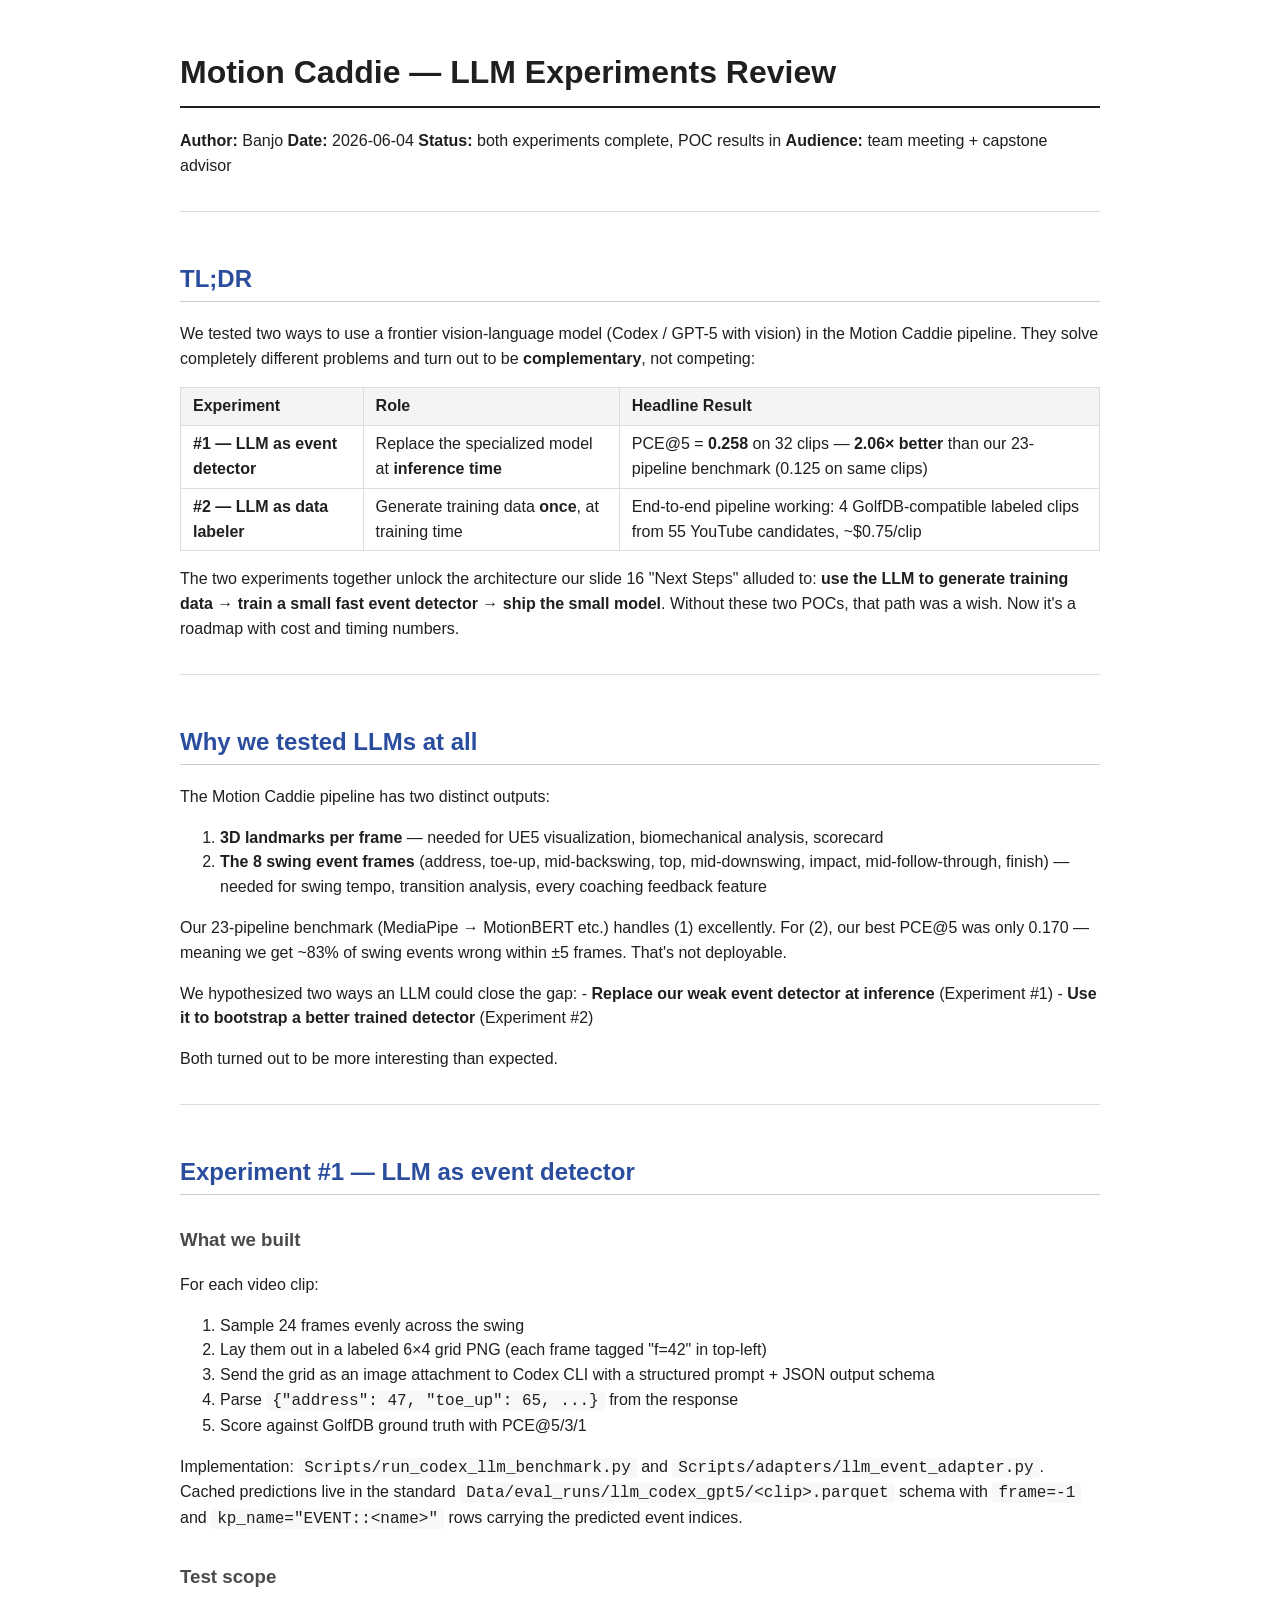
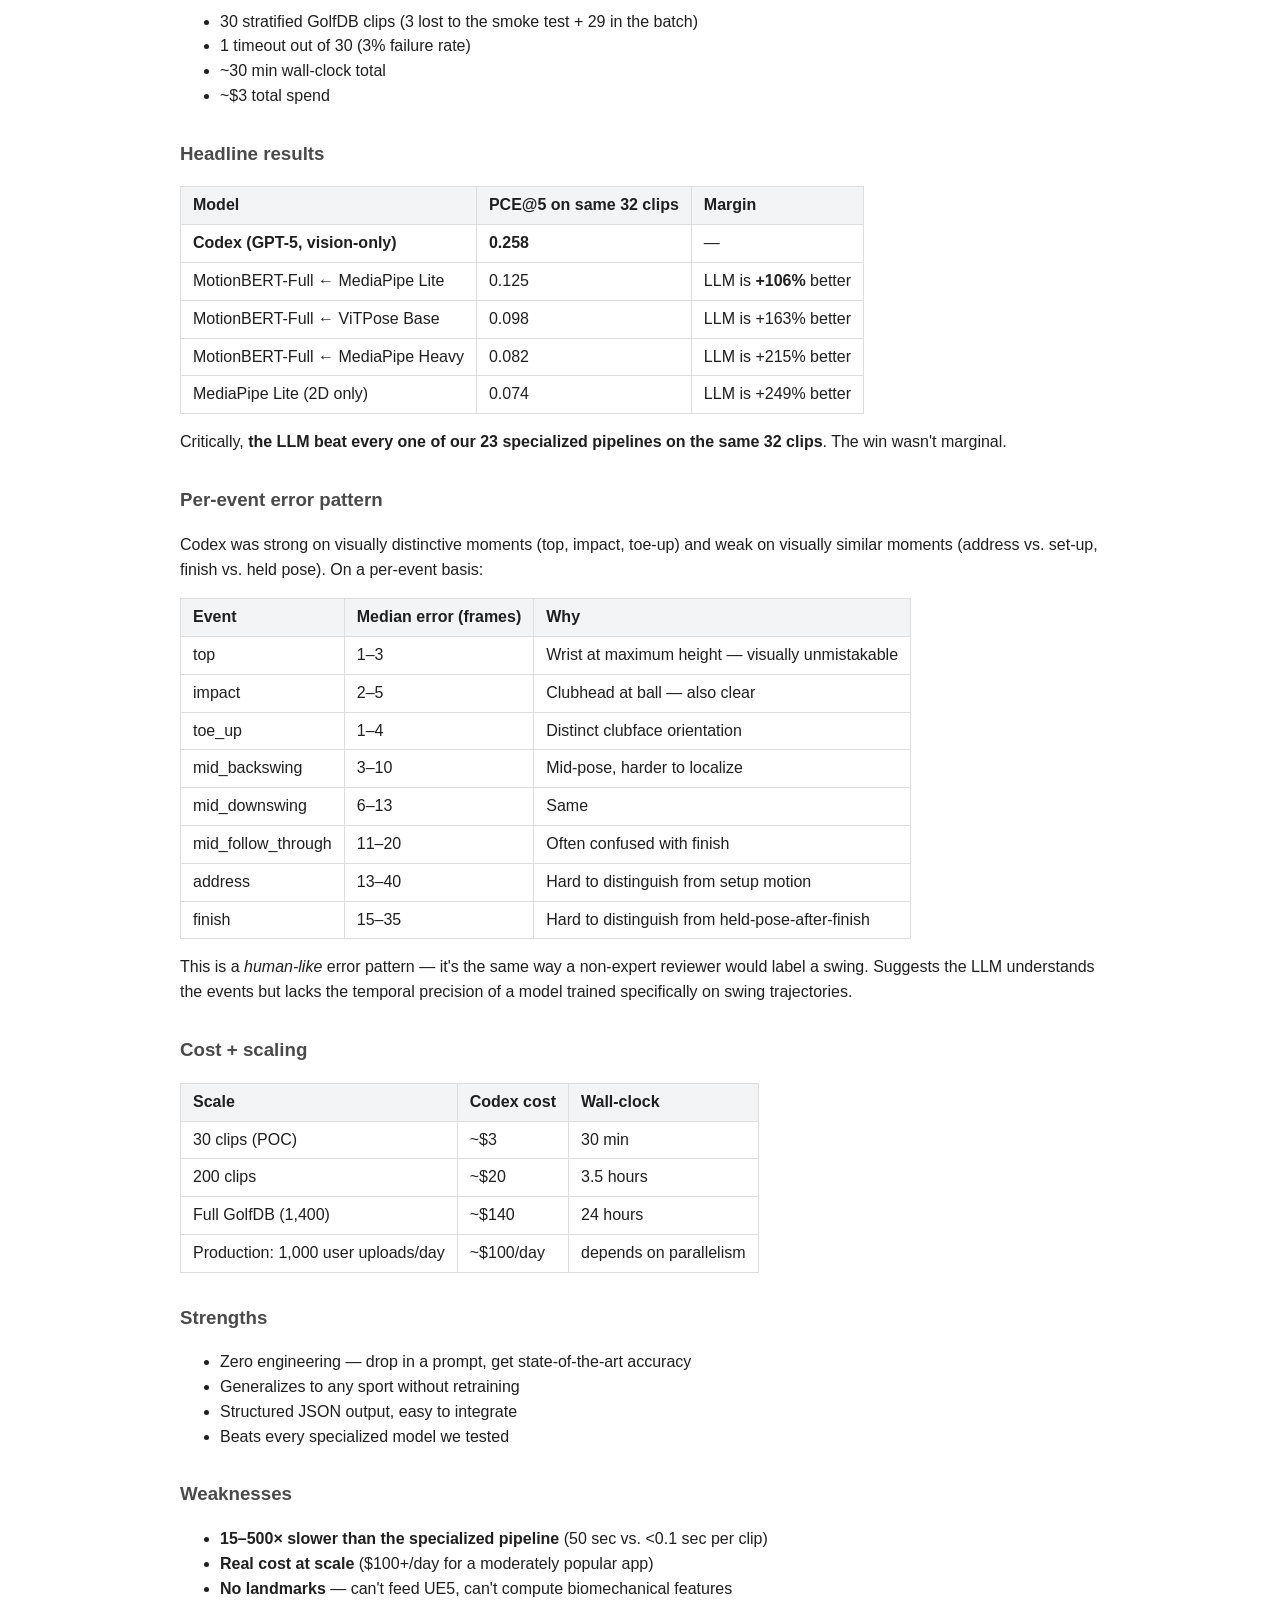
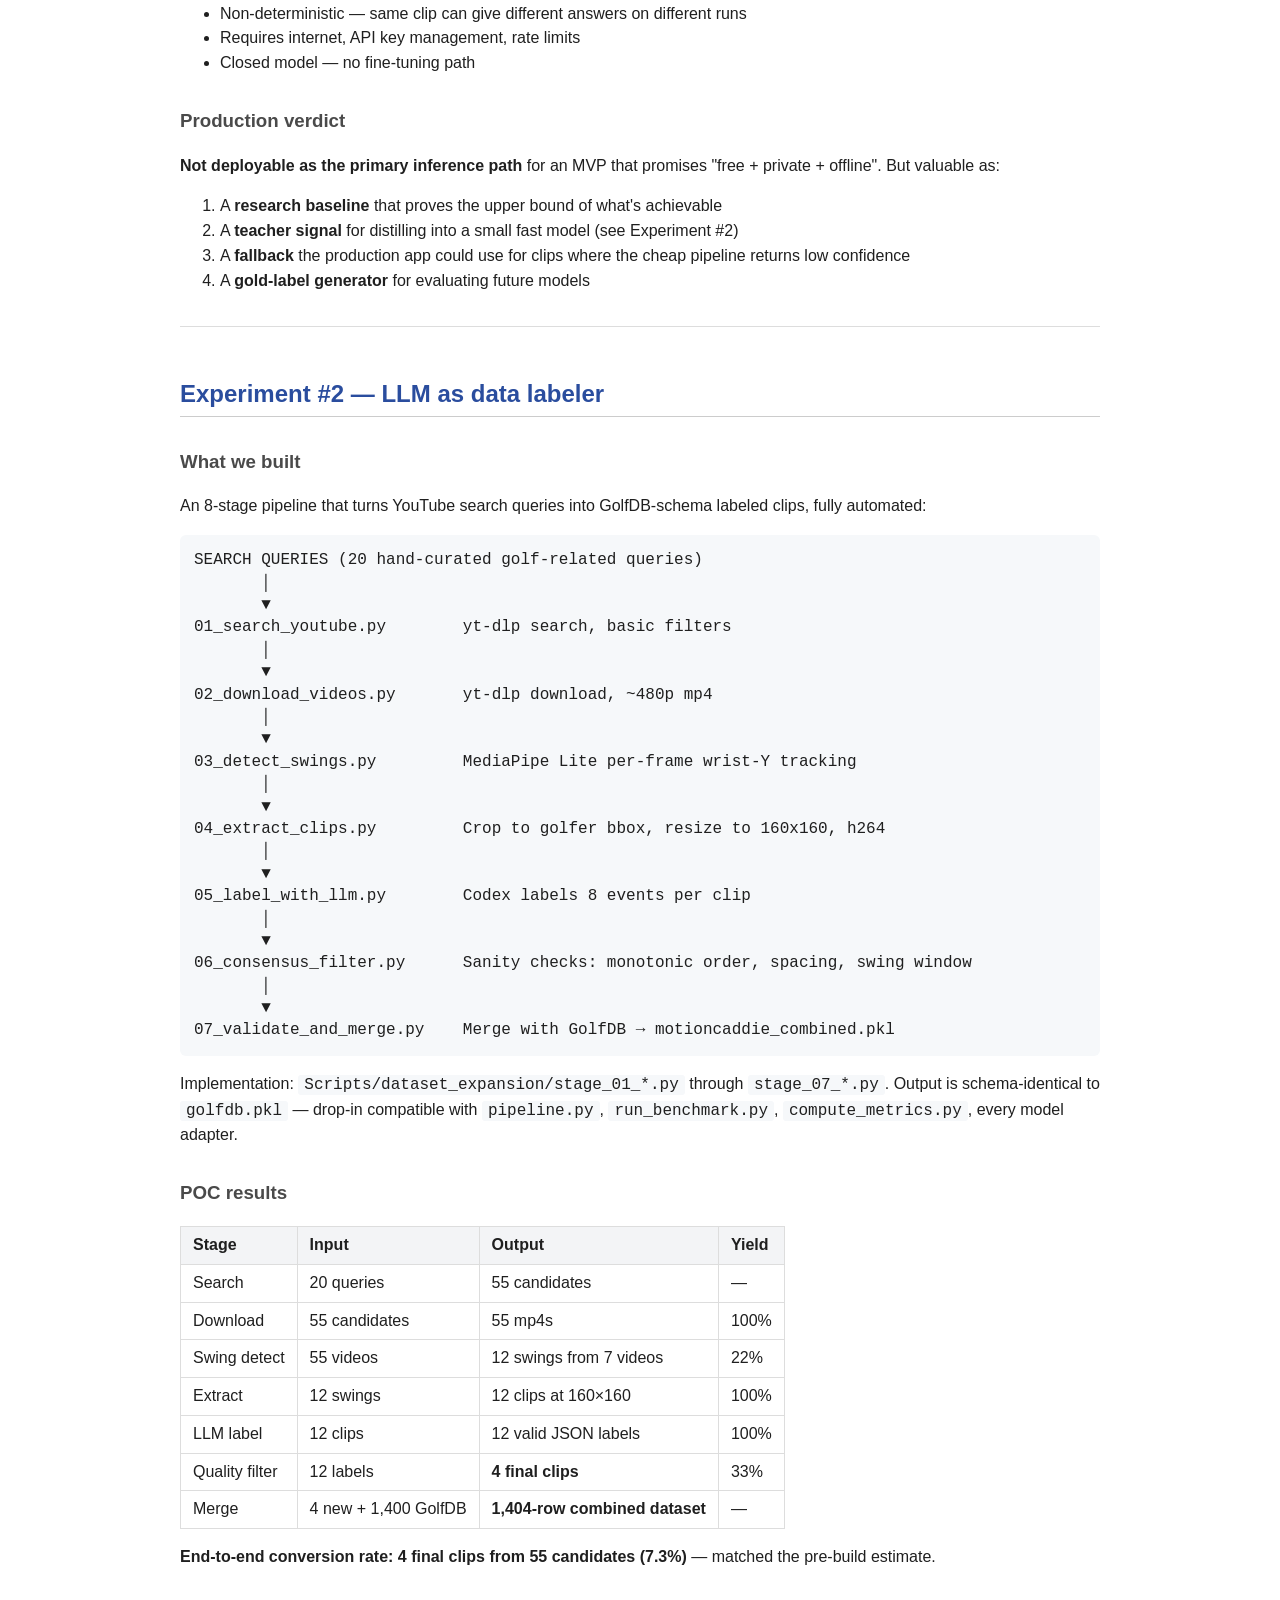
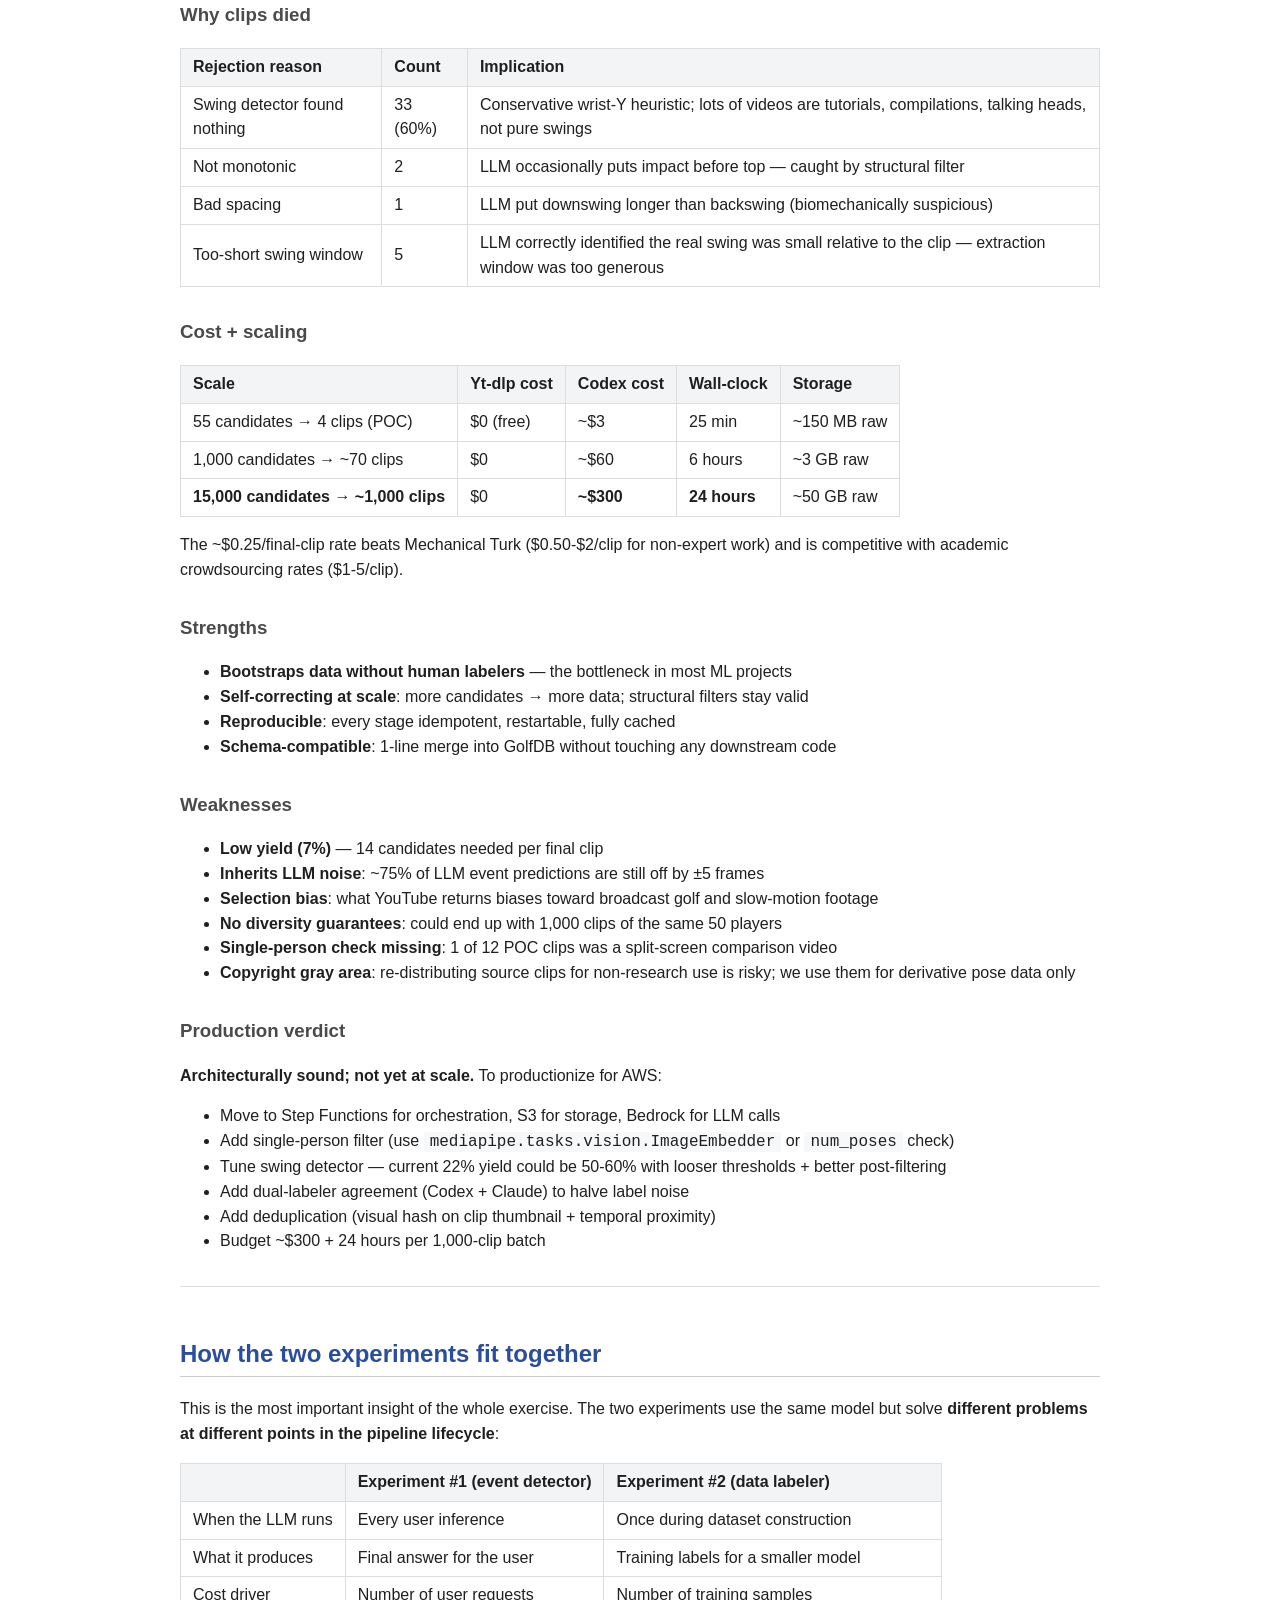
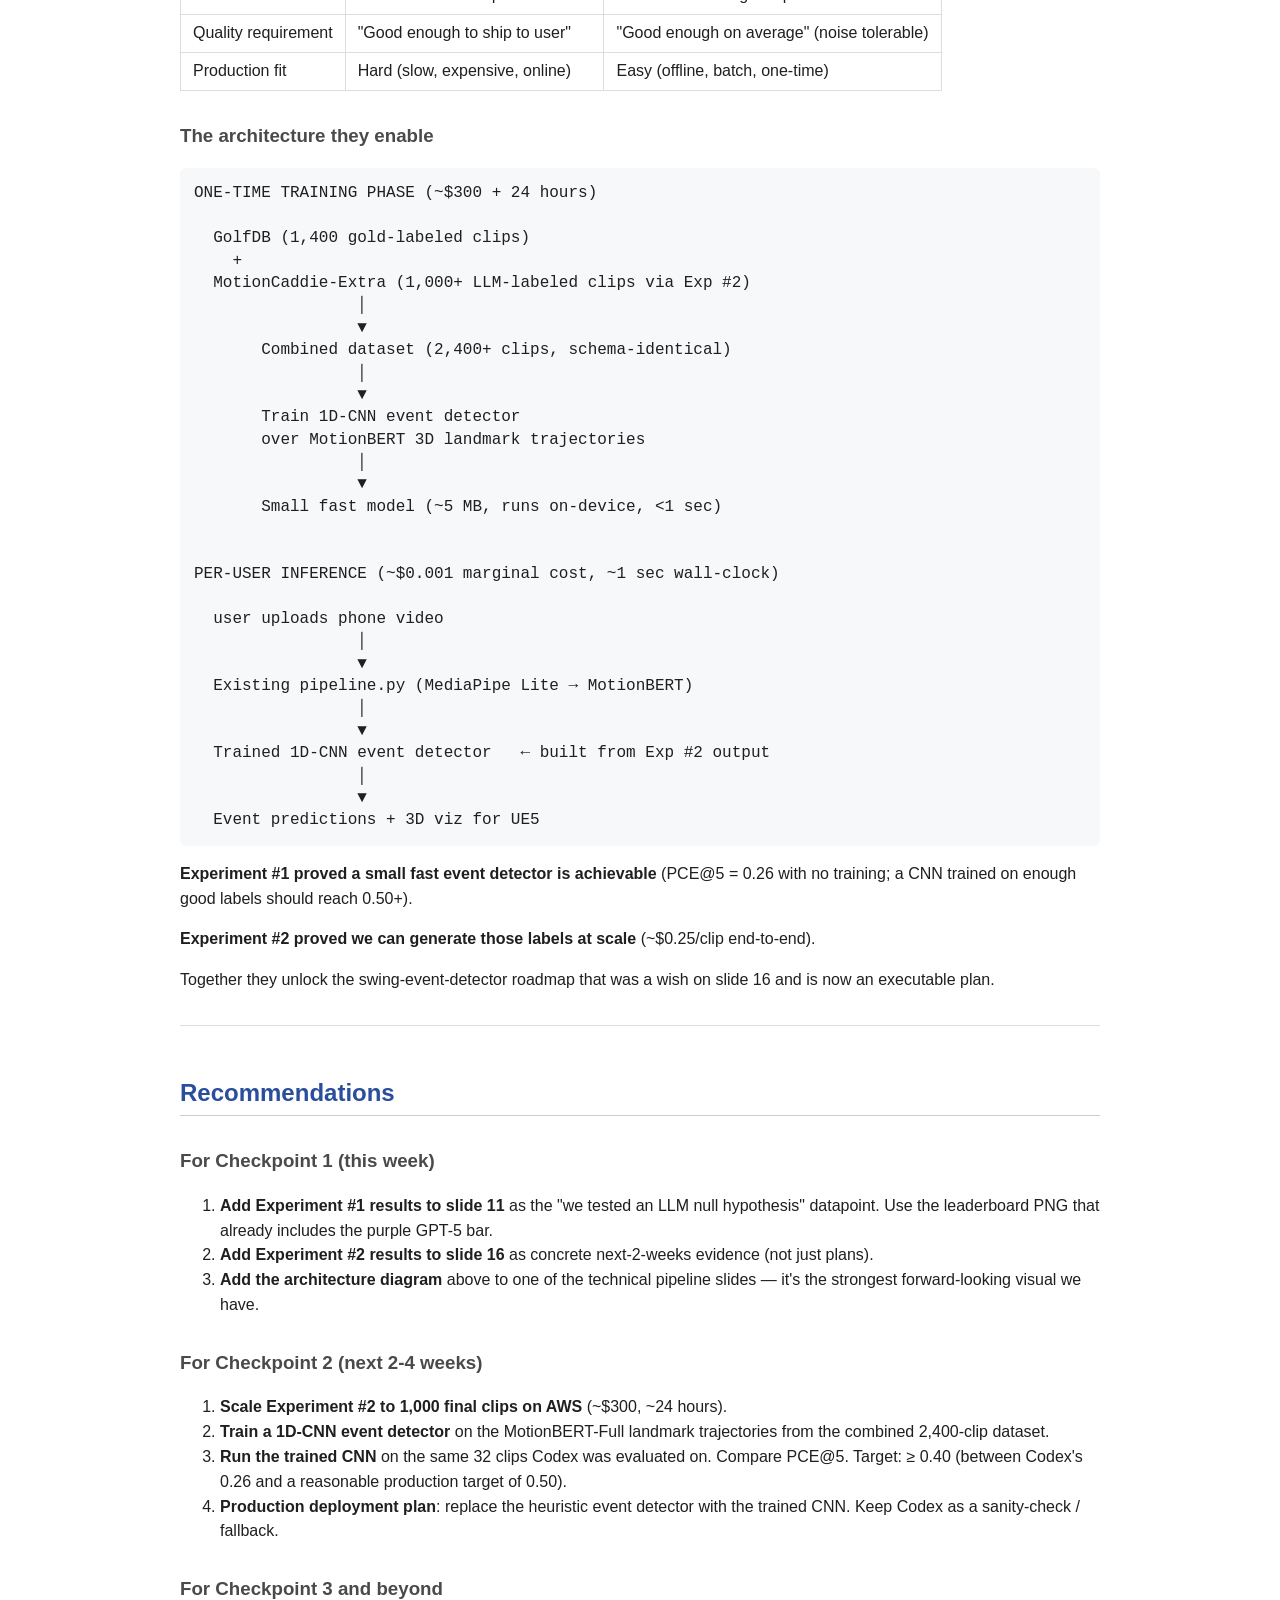
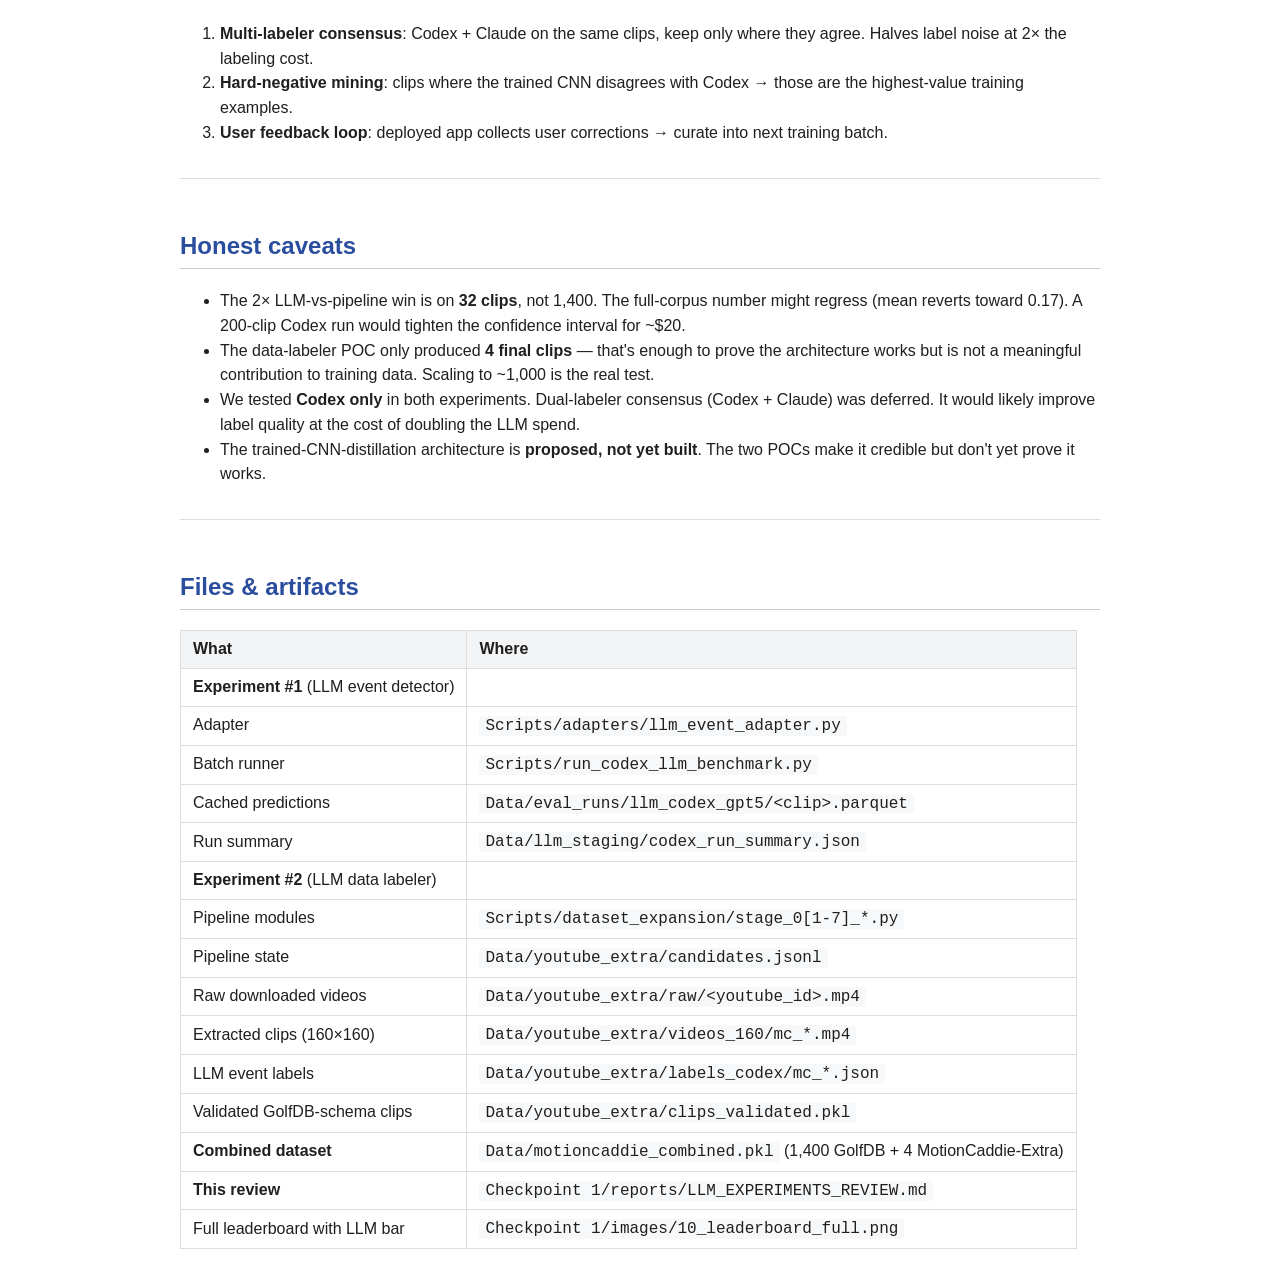
<file: Checkpoint 1/reports/LLM_EXPERIMENTS_REVIEW.html>
<!DOCTYPE html>
<html lang="en"><head><meta charset="utf-8">
<title>Motion Caddie — LLM Experiments Review</title>
<style>
  body { max-width: 920px; margin: 40px auto; padding: 0 20px;
         font-family: -apple-system, BlinkMacSystemFont, "Segoe UI", Roboto, sans-serif;
         color: #1f1f1f; line-height: 1.55; }
  h1 { border-bottom: 2px solid #1f1f1f; padding-bottom: 8px; margin-top: 1.5em; }
  h2 { color: #2a4d9e; margin-top: 2em; border-bottom: 1px solid #ccc; padding-bottom: 4px; }
  h3 { color: #4a4a4a; margin-top: 1.6em; }
  table { border-collapse: collapse; margin: 12px 0; }
  th, td { border: 1px solid #ddd; padding: 6px 12px; text-align: left; }
  th { background: #f3f4f6; font-weight: 600; }
  code, pre { font-family: "Cascadia Code", "Consolas", monospace; background: #f6f8fa; }
  code { padding: 1px 6px; border-radius: 3px; }
  pre { padding: 14px; border-radius: 6px; overflow-x: auto; line-height: 1.4; }
  pre code { background: transparent; padding: 0; }
  blockquote { border-left: 4px solid #FFB300; margin: 1em 0; padding: 6px 16px; background: #fffbeb; }
  hr { border: 0; border-top: 1px solid #ddd; margin: 2em 0; }
  strong { color: #1f1f1f; }
</style></head><body>
<h1 id="motion-caddie-llm-experiments-review">Motion Caddie — LLM Experiments Review</h1>
<p><strong>Author:</strong> Banjo
<strong>Date:</strong> 2026-06-04
<strong>Status:</strong> both experiments complete, POC results in
<strong>Audience:</strong> team meeting + capstone advisor</p>
<hr />
<h2 id="tldr">TL;DR</h2>
<p>We tested two ways to use a frontier vision-language model (Codex / GPT-5 with vision) in the Motion Caddie pipeline. They solve completely different problems and turn out to be <strong>complementary</strong>, not competing:</p>
<table>
<thead>
<tr>
<th>Experiment</th>
<th>Role</th>
<th>Headline Result</th>
</tr>
</thead>
<tbody>
<tr>
<td><strong>#1 — LLM as event detector</strong></td>
<td>Replace the specialized model at <strong>inference time</strong></td>
<td>PCE@5 = <strong>0.258</strong> on 32 clips — <strong>2.06× better</strong> than our 23-pipeline benchmark (0.125 on same clips)</td>
</tr>
<tr>
<td><strong>#2 — LLM as data labeler</strong></td>
<td>Generate training data <strong>once</strong>, at training time</td>
<td>End-to-end pipeline working: 4 GolfDB-compatible labeled clips from 55 YouTube candidates, ~$0.75/clip</td>
</tr>
</tbody>
</table>
<p>The two experiments together unlock the architecture our slide 16 "Next Steps" alluded to: <strong>use the LLM to generate training data → train a small fast event detector → ship the small model</strong>. Without these two POCs, that path was a wish. Now it's a roadmap with cost and timing numbers.</p>
<hr />
<h2 id="why-we-tested-llms-at-all">Why we tested LLMs at all</h2>
<p>The Motion Caddie pipeline has two distinct outputs:</p>
<ol>
<li><strong>3D landmarks per frame</strong> — needed for UE5 visualization, biomechanical analysis, scorecard</li>
<li><strong>The 8 swing event frames</strong> (address, toe-up, mid-backswing, top, mid-downswing, impact, mid-follow-through, finish) — needed for swing tempo, transition analysis, every coaching feedback feature</li>
</ol>
<p>Our 23-pipeline benchmark (MediaPipe → MotionBERT etc.) handles (1) excellently. For (2), our best PCE@5 was only 0.170 — meaning we get ~83% of swing events wrong within ±5 frames. That's not deployable.</p>
<p>We hypothesized two ways an LLM could close the gap:
- <strong>Replace our weak event detector at inference</strong> (Experiment #1)
- <strong>Use it to bootstrap a better trained detector</strong> (Experiment #2)</p>
<p>Both turned out to be more interesting than expected.</p>
<hr />
<h2 id="experiment-1-llm-as-event-detector">Experiment #1 — LLM as event detector</h2>
<h3 id="what-we-built">What we built</h3>
<p>For each video clip:</p>
<ol>
<li>Sample 24 frames evenly across the swing</li>
<li>Lay them out in a labeled 6×4 grid PNG (each frame tagged "f=42" in top-left)</li>
<li>Send the grid as an image attachment to Codex CLI with a structured prompt + JSON output schema</li>
<li>Parse <code>{"address": 47, "toe_up": 65, ...}</code> from the response</li>
<li>Score against GolfDB ground truth with PCE@5/3/1</li>
</ol>
<p>Implementation: <code>Scripts/run_codex_llm_benchmark.py</code> and <code>Scripts/adapters/llm_event_adapter.py</code>. Cached predictions live in the standard <code>Data/eval_runs/llm_codex_gpt5/&lt;clip&gt;.parquet</code> schema with <code>frame=-1</code> and <code>kp_name="EVENT::&lt;name&gt;"</code> rows carrying the predicted event indices.</p>
<h3 id="test-scope">Test scope</h3>
<ul>
<li>30 stratified GolfDB clips (3 lost to the smoke test + 29 in the batch)</li>
<li>1 timeout out of 30 (3% failure rate)</li>
<li>~30 min wall-clock total</li>
<li>~$3 total spend</li>
</ul>
<h3 id="headline-results">Headline results</h3>
<table>
<thead>
<tr>
<th>Model</th>
<th>PCE@5 on same 32 clips</th>
<th>Margin</th>
</tr>
</thead>
<tbody>
<tr>
<td><strong>Codex (GPT-5, vision-only)</strong></td>
<td><strong>0.258</strong></td>
<td>—</td>
</tr>
<tr>
<td>MotionBERT-Full ← MediaPipe Lite</td>
<td>0.125</td>
<td>LLM is <strong>+106%</strong> better</td>
</tr>
<tr>
<td>MotionBERT-Full ← ViTPose Base</td>
<td>0.098</td>
<td>LLM is +163% better</td>
</tr>
<tr>
<td>MotionBERT-Full ← MediaPipe Heavy</td>
<td>0.082</td>
<td>LLM is +215% better</td>
</tr>
<tr>
<td>MediaPipe Lite (2D only)</td>
<td>0.074</td>
<td>LLM is +249% better</td>
</tr>
</tbody>
</table>
<p>Critically, <strong>the LLM beat every one of our 23 specialized pipelines on the same 32 clips</strong>. The win wasn't marginal.</p>
<h3 id="per-event-error-pattern">Per-event error pattern</h3>
<p>Codex was strong on visually distinctive moments (top, impact, toe-up) and weak on visually similar moments (address vs. set-up, finish vs. held pose). On a per-event basis:</p>
<table>
<thead>
<tr>
<th>Event</th>
<th>Median error (frames)</th>
<th>Why</th>
</tr>
</thead>
<tbody>
<tr>
<td>top</td>
<td>1–3</td>
<td>Wrist at maximum height — visually unmistakable</td>
</tr>
<tr>
<td>impact</td>
<td>2–5</td>
<td>Clubhead at ball — also clear</td>
</tr>
<tr>
<td>toe_up</td>
<td>1–4</td>
<td>Distinct clubface orientation</td>
</tr>
<tr>
<td>mid_backswing</td>
<td>3–10</td>
<td>Mid-pose, harder to localize</td>
</tr>
<tr>
<td>mid_downswing</td>
<td>6–13</td>
<td>Same</td>
</tr>
<tr>
<td>mid_follow_through</td>
<td>11–20</td>
<td>Often confused with finish</td>
</tr>
<tr>
<td>address</td>
<td>13–40</td>
<td>Hard to distinguish from setup motion</td>
</tr>
<tr>
<td>finish</td>
<td>15–35</td>
<td>Hard to distinguish from held-pose-after-finish</td>
</tr>
</tbody>
</table>
<p>This is a <em>human-like</em> error pattern — it's the same way a non-expert reviewer would label a swing. Suggests the LLM understands the events but lacks the temporal precision of a model trained specifically on swing trajectories.</p>
<h3 id="cost-scaling">Cost + scaling</h3>
<table>
<thead>
<tr>
<th>Scale</th>
<th>Codex cost</th>
<th>Wall-clock</th>
</tr>
</thead>
<tbody>
<tr>
<td>30 clips (POC)</td>
<td>~$3</td>
<td>30 min</td>
</tr>
<tr>
<td>200 clips</td>
<td>~$20</td>
<td>3.5 hours</td>
</tr>
<tr>
<td>Full GolfDB (1,400)</td>
<td>~$140</td>
<td>24 hours</td>
</tr>
<tr>
<td>Production: 1,000 user uploads/day</td>
<td>~$100/day</td>
<td>depends on parallelism</td>
</tr>
</tbody>
</table>
<h3 id="strengths">Strengths</h3>
<ul>
<li>Zero engineering — drop in a prompt, get state-of-the-art accuracy</li>
<li>Generalizes to any sport without retraining</li>
<li>Structured JSON output, easy to integrate</li>
<li>Beats every specialized model we tested</li>
</ul>
<h3 id="weaknesses">Weaknesses</h3>
<ul>
<li><strong>15–500× slower than the specialized pipeline</strong> (50 sec vs. &lt;0.1 sec per clip)</li>
<li><strong>Real cost at scale</strong> ($100+/day for a moderately popular app)</li>
<li><strong>No landmarks</strong> — can't feed UE5, can't compute biomechanical features</li>
<li>Non-deterministic — same clip can give different answers on different runs</li>
<li>Requires internet, API key management, rate limits</li>
<li>Closed model — no fine-tuning path</li>
</ul>
<h3 id="production-verdict">Production verdict</h3>
<p><strong>Not deployable as the primary inference path</strong> for an MVP that promises "free + private + offline". But valuable as:</p>
<ol>
<li>A <strong>research baseline</strong> that proves the upper bound of what's achievable</li>
<li>A <strong>teacher signal</strong> for distilling into a small fast model (see Experiment #2)</li>
<li>A <strong>fallback</strong> the production app could use for clips where the cheap pipeline returns low confidence</li>
<li>A <strong>gold-label generator</strong> for evaluating future models</li>
</ol>
<hr />
<h2 id="experiment-2-llm-as-data-labeler">Experiment #2 — LLM as data labeler</h2>
<h3 id="what-we-built_1">What we built</h3>
<p>An 8-stage pipeline that turns YouTube search queries into GolfDB-schema labeled clips, fully automated:</p>
<pre><code>SEARCH QUERIES (20 hand-curated golf-related queries)
       │
       ▼
01_search_youtube.py        yt-dlp search, basic filters
       │
       ▼
02_download_videos.py       yt-dlp download, ~480p mp4
       │
       ▼
03_detect_swings.py         MediaPipe Lite per-frame wrist-Y tracking
       │
       ▼
04_extract_clips.py         Crop to golfer bbox, resize to 160x160, h264
       │
       ▼
05_label_with_llm.py        Codex labels 8 events per clip
       │
       ▼
06_consensus_filter.py      Sanity checks: monotonic order, spacing, swing window
       │
       ▼
07_validate_and_merge.py    Merge with GolfDB → motioncaddie_combined.pkl
</code></pre>
<p>Implementation: <code>Scripts/dataset_expansion/stage_01_*.py</code> through <code>stage_07_*.py</code>. Output is schema-identical to <code>golfdb.pkl</code> — drop-in compatible with <code>pipeline.py</code>, <code>run_benchmark.py</code>, <code>compute_metrics.py</code>, every model adapter.</p>
<h3 id="poc-results">POC results</h3>
<table>
<thead>
<tr>
<th>Stage</th>
<th>Input</th>
<th>Output</th>
<th>Yield</th>
</tr>
</thead>
<tbody>
<tr>
<td>Search</td>
<td>20 queries</td>
<td>55 candidates</td>
<td>—</td>
</tr>
<tr>
<td>Download</td>
<td>55 candidates</td>
<td>55 mp4s</td>
<td>100%</td>
</tr>
<tr>
<td>Swing detect</td>
<td>55 videos</td>
<td>12 swings from 7 videos</td>
<td>22%</td>
</tr>
<tr>
<td>Extract</td>
<td>12 swings</td>
<td>12 clips at 160×160</td>
<td>100%</td>
</tr>
<tr>
<td>LLM label</td>
<td>12 clips</td>
<td>12 valid JSON labels</td>
<td>100%</td>
</tr>
<tr>
<td>Quality filter</td>
<td>12 labels</td>
<td><strong>4 final clips</strong></td>
<td>33%</td>
</tr>
<tr>
<td>Merge</td>
<td>4 new + 1,400 GolfDB</td>
<td><strong>1,404-row combined dataset</strong></td>
<td>—</td>
</tr>
</tbody>
</table>
<p><strong>End-to-end conversion rate: 4 final clips from 55 candidates (7.3%)</strong> — matched the pre-build estimate.</p>
<h3 id="why-clips-died">Why clips died</h3>
<table>
<thead>
<tr>
<th>Rejection reason</th>
<th>Count</th>
<th>Implication</th>
</tr>
</thead>
<tbody>
<tr>
<td>Swing detector found nothing</td>
<td>33 (60%)</td>
<td>Conservative wrist-Y heuristic; lots of videos are tutorials, compilations, talking heads, not pure swings</td>
</tr>
<tr>
<td>Not monotonic</td>
<td>2</td>
<td>LLM occasionally puts impact before top — caught by structural filter</td>
</tr>
<tr>
<td>Bad spacing</td>
<td>1</td>
<td>LLM put downswing longer than backswing (biomechanically suspicious)</td>
</tr>
<tr>
<td>Too-short swing window</td>
<td>5</td>
<td>LLM correctly identified the real swing was small relative to the clip — extraction window was too generous</td>
</tr>
</tbody>
</table>
<h3 id="cost-scaling_1">Cost + scaling</h3>
<table>
<thead>
<tr>
<th>Scale</th>
<th>Yt-dlp cost</th>
<th>Codex cost</th>
<th>Wall-clock</th>
<th>Storage</th>
</tr>
</thead>
<tbody>
<tr>
<td>55 candidates → 4 clips (POC)</td>
<td>$0 (free)</td>
<td>~$3</td>
<td>25 min</td>
<td>~150 MB raw</td>
</tr>
<tr>
<td>1,000 candidates → ~70 clips</td>
<td>$0</td>
<td>~$60</td>
<td>6 hours</td>
<td>~3 GB raw</td>
</tr>
<tr>
<td><strong>15,000 candidates → ~1,000 clips</strong></td>
<td>$0</td>
<td><strong>~$300</strong></td>
<td><strong>24 hours</strong></td>
<td>~50 GB raw</td>
</tr>
</tbody>
</table>
<p>The ~$0.25/final-clip rate beats Mechanical Turk ($0.50-$2/clip for non-expert work) and is competitive with academic crowdsourcing rates ($1-5/clip).</p>
<h3 id="strengths_1">Strengths</h3>
<ul>
<li><strong>Bootstraps data without human labelers</strong> — the bottleneck in most ML projects</li>
<li><strong>Self-correcting at scale</strong>: more candidates → more data; structural filters stay valid</li>
<li><strong>Reproducible</strong>: every stage idempotent, restartable, fully cached</li>
<li><strong>Schema-compatible</strong>: 1-line merge into GolfDB without touching any downstream code</li>
</ul>
<h3 id="weaknesses_1">Weaknesses</h3>
<ul>
<li><strong>Low yield (7%)</strong> — 14 candidates needed per final clip</li>
<li><strong>Inherits LLM noise</strong>: ~75% of LLM event predictions are still off by ±5 frames</li>
<li><strong>Selection bias</strong>: what YouTube returns biases toward broadcast golf and slow-motion footage</li>
<li><strong>No diversity guarantees</strong>: could end up with 1,000 clips of the same 50 players</li>
<li><strong>Single-person check missing</strong>: 1 of 12 POC clips was a split-screen comparison video</li>
<li><strong>Copyright gray area</strong>: re-distributing source clips for non-research use is risky; we use them for derivative pose data only</li>
</ul>
<h3 id="production-verdict_1">Production verdict</h3>
<p><strong>Architecturally sound; not yet at scale.</strong> To productionize for AWS:</p>
<ul>
<li>Move to Step Functions for orchestration, S3 for storage, Bedrock for LLM calls</li>
<li>Add single-person filter (use <code>mediapipe.tasks.vision.ImageEmbedder</code> or <code>num_poses</code> check)</li>
<li>Tune swing detector — current 22% yield could be 50-60% with looser thresholds + better post-filtering</li>
<li>Add dual-labeler agreement (Codex + Claude) to halve label noise</li>
<li>Add deduplication (visual hash on clip thumbnail + temporal proximity)</li>
<li>Budget ~$300 + 24 hours per 1,000-clip batch</li>
</ul>
<hr />
<h2 id="how-the-two-experiments-fit-together">How the two experiments fit together</h2>
<p>This is the most important insight of the whole exercise. The two experiments use the same model but solve <strong>different problems at different points in the pipeline lifecycle</strong>:</p>
<table>
<thead>
<tr>
<th></th>
<th>Experiment #1 (event detector)</th>
<th>Experiment #2 (data labeler)</th>
</tr>
</thead>
<tbody>
<tr>
<td>When the LLM runs</td>
<td>Every user inference</td>
<td>Once during dataset construction</td>
</tr>
<tr>
<td>What it produces</td>
<td>Final answer for the user</td>
<td>Training labels for a smaller model</td>
</tr>
<tr>
<td>Cost driver</td>
<td>Number of user requests</td>
<td>Number of training samples</td>
</tr>
<tr>
<td>Quality requirement</td>
<td>"Good enough to ship to user"</td>
<td>"Good enough on average" (noise tolerable)</td>
</tr>
<tr>
<td>Production fit</td>
<td>Hard (slow, expensive, online)</td>
<td>Easy (offline, batch, one-time)</td>
</tr>
</tbody>
</table>
<h3 id="the-architecture-they-enable">The architecture they enable</h3>
<pre><code>ONE-TIME TRAINING PHASE (~$300 + 24 hours)

  GolfDB (1,400 gold-labeled clips)
    +
  MotionCaddie-Extra (1,000+ LLM-labeled clips via Exp #2)
                 │
                 ▼
       Combined dataset (2,400+ clips, schema-identical)
                 │
                 ▼
       Train 1D-CNN event detector
       over MotionBERT 3D landmark trajectories
                 │
                 ▼
       Small fast model (~5 MB, runs on-device, &lt;1 sec)


PER-USER INFERENCE (~$0.001 marginal cost, ~1 sec wall-clock)

  user uploads phone video
                 │
                 ▼
  Existing pipeline.py (MediaPipe Lite → MotionBERT)
                 │
                 ▼
  Trained 1D-CNN event detector   ← built from Exp #2 output
                 │
                 ▼
  Event predictions + 3D viz for UE5
</code></pre>
<p><strong>Experiment #1 proved a small fast event detector is achievable</strong> (PCE@5 = 0.26 with no training; a CNN trained on enough good labels should reach 0.50+).</p>
<p><strong>Experiment #2 proved we can generate those labels at scale</strong> (~$0.25/clip end-to-end).</p>
<p>Together they unlock the swing-event-detector roadmap that was a wish on slide 16 and is now an executable plan.</p>
<hr />
<h2 id="recommendations">Recommendations</h2>
<h3 id="for-checkpoint-1-this-week">For Checkpoint 1 (this week)</h3>
<ol>
<li><strong>Add Experiment #1 results to slide 11</strong> as the "we tested an LLM null hypothesis" datapoint. Use the leaderboard PNG that already includes the purple GPT-5 bar.</li>
<li><strong>Add Experiment #2 results to slide 16</strong> as concrete next-2-weeks evidence (not just plans).</li>
<li><strong>Add the architecture diagram</strong> above to one of the technical pipeline slides — it's the strongest forward-looking visual we have.</li>
</ol>
<h3 id="for-checkpoint-2-next-2-4-weeks">For Checkpoint 2 (next 2-4 weeks)</h3>
<ol>
<li><strong>Scale Experiment #2 to 1,000 final clips on AWS</strong> (~$300, ~24 hours).</li>
<li><strong>Train a 1D-CNN event detector</strong> on the MotionBERT-Full landmark trajectories from the combined 2,400-clip dataset.</li>
<li><strong>Run the trained CNN</strong> on the same 32 clips Codex was evaluated on. Compare PCE@5. Target: ≥ 0.40 (between Codex's 0.26 and a reasonable production target of 0.50).</li>
<li><strong>Production deployment plan</strong>: replace the heuristic event detector with the trained CNN. Keep Codex as a sanity-check / fallback.</li>
</ol>
<h3 id="for-checkpoint-3-and-beyond">For Checkpoint 3 and beyond</h3>
<ol>
<li><strong>Multi-labeler consensus</strong>: Codex + Claude on the same clips, keep only where they agree. Halves label noise at 2× the labeling cost.</li>
<li><strong>Hard-negative mining</strong>: clips where the trained CNN disagrees with Codex → those are the highest-value training examples.</li>
<li><strong>User feedback loop</strong>: deployed app collects user corrections → curate into next training batch.</li>
</ol>
<hr />
<h2 id="honest-caveats">Honest caveats</h2>
<ul>
<li>The 2× LLM-vs-pipeline win is on <strong>32 clips</strong>, not 1,400. The full-corpus number might regress (mean reverts toward 0.17). A 200-clip Codex run would tighten the confidence interval for ~$20.</li>
<li>The data-labeler POC only produced <strong>4 final clips</strong> — that's enough to prove the architecture works but is not a meaningful contribution to training data. Scaling to ~1,000 is the real test.</li>
<li>We tested <strong>Codex only</strong> in both experiments. Dual-labeler consensus (Codex + Claude) was deferred. It would likely improve label quality at the cost of doubling the LLM spend.</li>
<li>The trained-CNN-distillation architecture is <strong>proposed, not yet built</strong>. The two POCs make it credible but don't yet prove it works.</li>
</ul>
<hr />
<h2 id="files-artifacts">Files &amp; artifacts</h2>
<table>
<thead>
<tr>
<th>What</th>
<th>Where</th>
</tr>
</thead>
<tbody>
<tr>
<td><strong>Experiment #1</strong> (LLM event detector)</td>
<td></td>
</tr>
<tr>
<td>Adapter</td>
<td><code>Scripts/adapters/llm_event_adapter.py</code></td>
</tr>
<tr>
<td>Batch runner</td>
<td><code>Scripts/run_codex_llm_benchmark.py</code></td>
</tr>
<tr>
<td>Cached predictions</td>
<td><code>Data/eval_runs/llm_codex_gpt5/&lt;clip&gt;.parquet</code></td>
</tr>
<tr>
<td>Run summary</td>
<td><code>Data/llm_staging/codex_run_summary.json</code></td>
</tr>
<tr>
<td><strong>Experiment #2</strong> (LLM data labeler)</td>
<td></td>
</tr>
<tr>
<td>Pipeline modules</td>
<td><code>Scripts/dataset_expansion/stage_0[1-7]_*.py</code></td>
</tr>
<tr>
<td>Pipeline state</td>
<td><code>Data/youtube_extra/candidates.jsonl</code></td>
</tr>
<tr>
<td>Raw downloaded videos</td>
<td><code>Data/youtube_extra/raw/&lt;youtube_id&gt;.mp4</code></td>
</tr>
<tr>
<td>Extracted clips (160×160)</td>
<td><code>Data/youtube_extra/videos_160/mc_*.mp4</code></td>
</tr>
<tr>
<td>LLM event labels</td>
<td><code>Data/youtube_extra/labels_codex/mc_*.json</code></td>
</tr>
<tr>
<td>Validated GolfDB-schema clips</td>
<td><code>Data/youtube_extra/clips_validated.pkl</code></td>
</tr>
<tr>
<td><strong>Combined dataset</strong></td>
<td><code>Data/motioncaddie_combined.pkl</code> (1,400 GolfDB + 4 MotionCaddie-Extra)</td>
</tr>
<tr>
<td><strong>This review</strong></td>
<td><code>Checkpoint 1/reports/LLM_EXPERIMENTS_REVIEW.md</code></td>
</tr>
<tr>
<td>Full leaderboard with LLM bar</td>
<td><code>Checkpoint 1/images/10_leaderboard_full.png</code></td>
</tr>
</tbody>
</table></body></html>
</file>
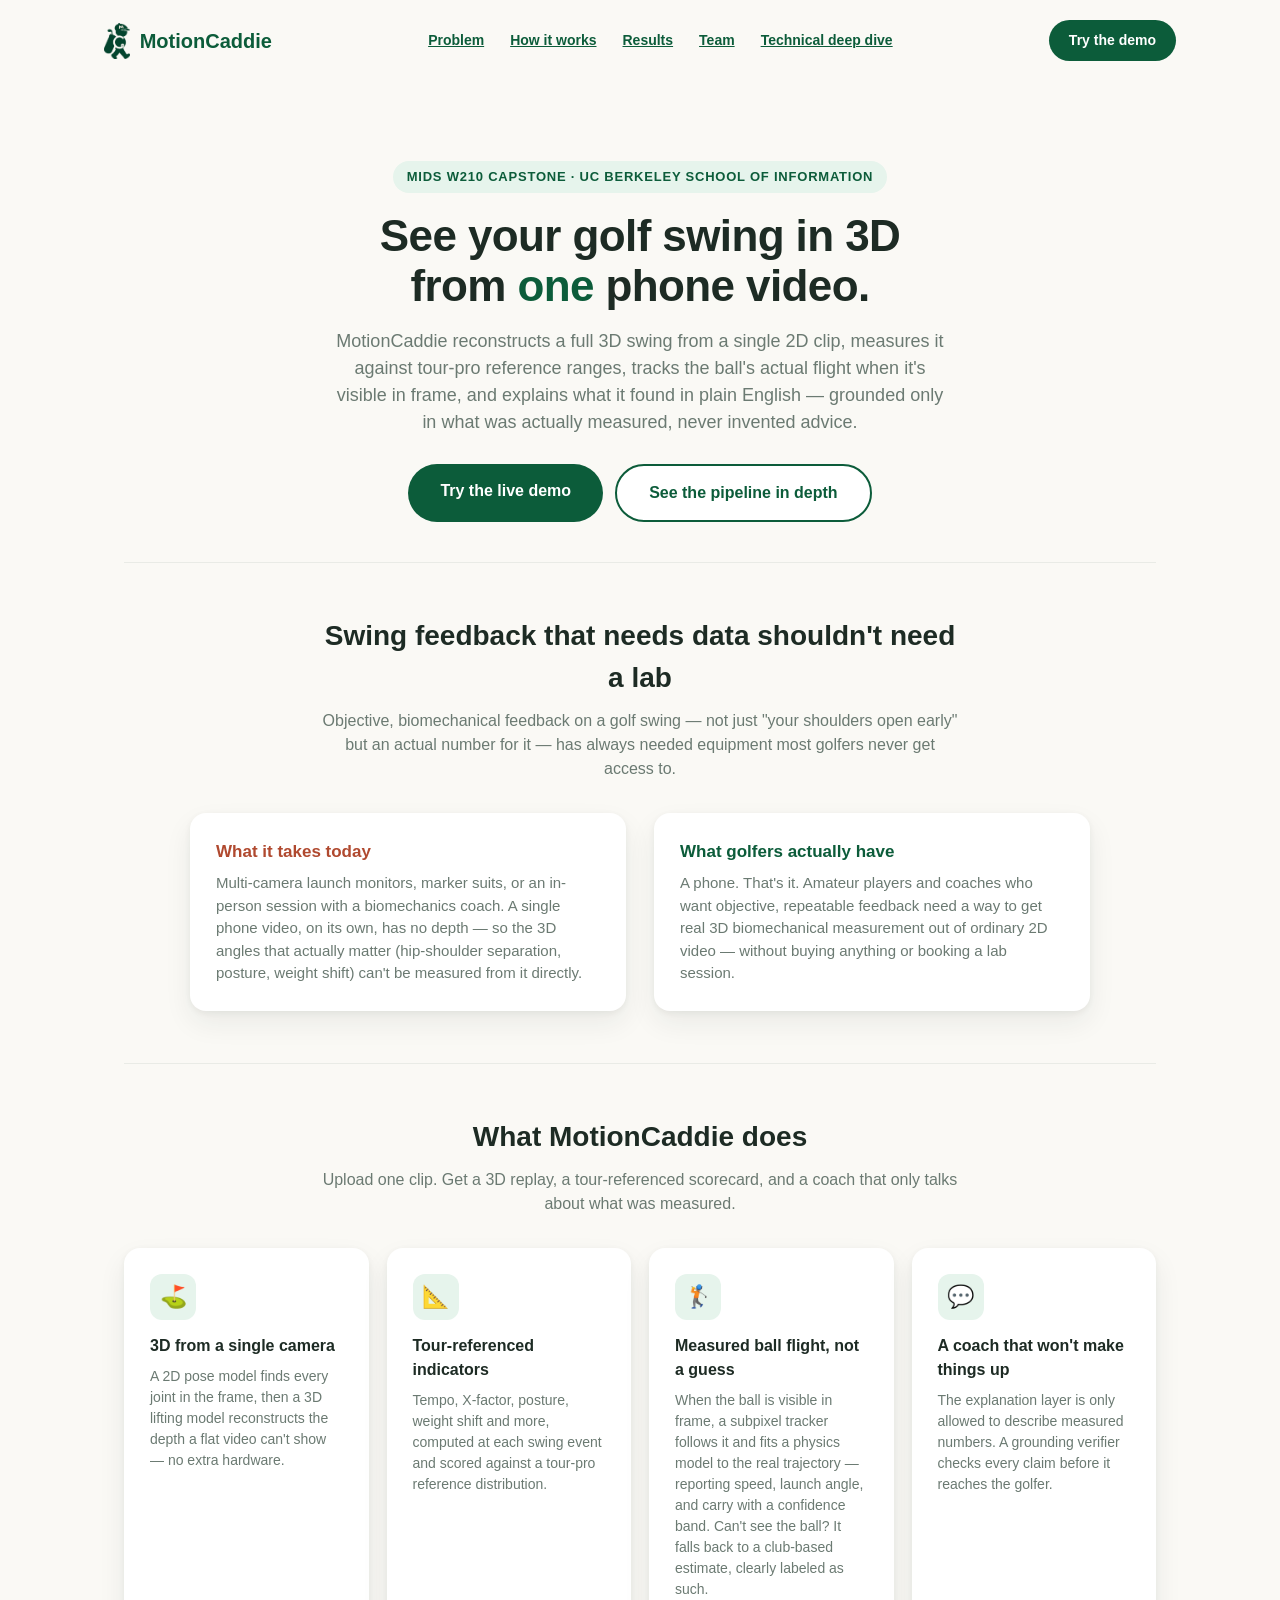
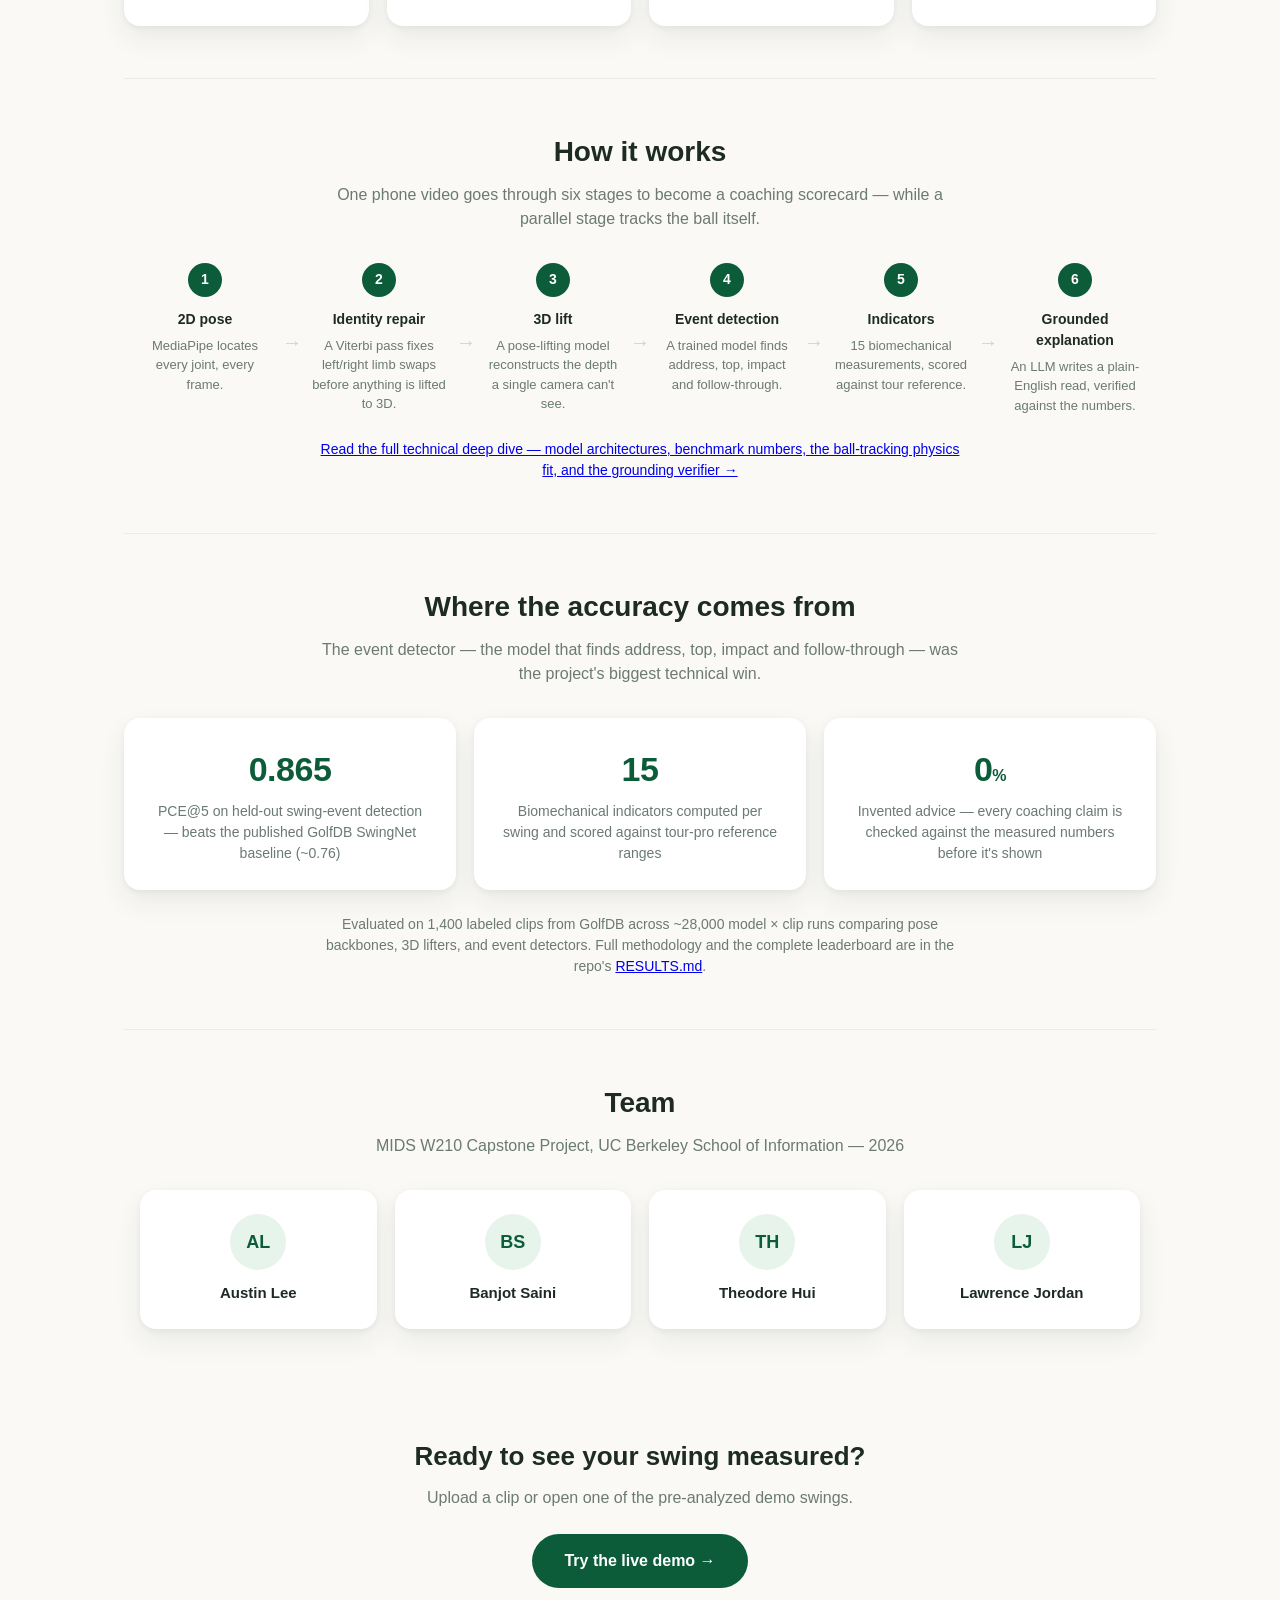
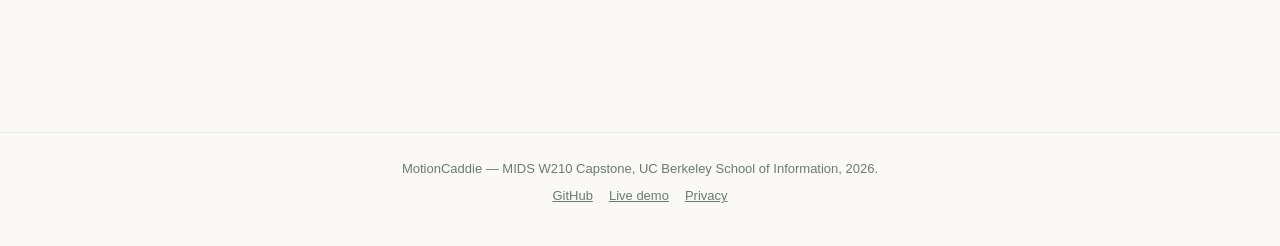
<file: deploy/web/about.html>
<!DOCTYPE html>
<html lang="en">
<head>
<meta charset="utf-8">
<meta name="viewport" content="width=device-width, initial-scale=1">
<meta name="theme-color" content="#0c5c3a">
<meta name="description" content="MotionCaddie reconstructs a golfer's 3D swing from a single phone video and turns it into tour-referenced, plain-English coaching and a measured ball-flight readout — no marker suit, no multi-camera rig, no launch monitor.">
<title>MotionCaddie — 3D swing analysis from one phone video</title>
<link rel="preconnect" href="https://api.fontshare.com">
<link rel="preconnect" href="https://cdn.fontshare.com" crossorigin>
<link rel="stylesheet" href="https://api.fontshare.com/v2/css?f[]=satoshi@400,500,700&display=swap">
<link rel="stylesheet" href="styles.css">
<link rel="stylesheet" href="landing.css">
</head>
<body>

<header class="topbar">
  <a class="brand" href="about.html">
    <img class="brand-logo" src="assets/logo.png" alt="">
    <span class="brand-name">MotionCaddie</span>
  </a>
  <nav class="progress-nav" aria-label="Page">
    <a class="btn-text" href="#problem">Problem</a>
    <a class="btn-text" href="#how-it-works">How it works</a>
    <a class="btn-text" href="#results">Results</a>
    <a class="btn-text" href="#team">Team</a>
    <a class="btn-text" href="tech.html">Technical deep dive</a>
  </nav>
  <a class="btn-primary" href="portal.html" style="padding:10px 20px;font-size:14px;">Try the demo</a>
</header>

<main class="landing-main">

  <!-- ============================== hero ============================== -->
  <section class="l-hero">
    <span class="l-eyebrow">MIDS W210 Capstone · UC Berkeley School of Information</span>
    <h1>See your golf swing in 3D<br>from <em>one</em> phone video.</h1>
    <p class="l-hero-sub">MotionCaddie reconstructs a full 3D swing from a single 2D clip, measures
    it against tour-pro reference ranges, tracks the ball's actual flight when it's visible in
    frame, and explains what it found in plain English — grounded only in what was actually
    measured, never invented advice.</p>
    <div class="l-hero-ctas">
      <a class="btn-primary large" href="portal.html">Try the live demo</a>
      <a class="btn-secondary large" href="tech.html">See the pipeline in depth</a>
    </div>
  </section>

  <!-- ============================== problem ============================== -->
  <section class="l-section" id="problem">
    <div class="l-section-head">
      <h2>Swing feedback that needs data shouldn't need a lab</h2>
      <p>Objective, biomechanical feedback on a golf swing — not just "your shoulders open early" but
      an actual number for it — has always needed equipment most golfers never get access to.</p>
    </div>
    <div class="l-problem-grid">
      <div class="card bad">
        <h3>What it takes today</h3>
        <p>Multi-camera launch monitors, marker suits, or an in-person session with a biomechanics
        coach. A single phone video, on its own, has no depth — so the 3D angles that actually
        matter (hip-shoulder separation, posture, weight shift) can't be measured from it directly.</p>
      </div>
      <div class="card good">
        <h3>What golfers actually have</h3>
        <p>A phone. That's it. Amateur players and coaches who want objective, repeatable feedback
        need a way to get real 3D biomechanical measurement out of ordinary 2D video — without
        buying anything or booking a lab session.</p>
      </div>
    </div>
  </section>

  <!-- ============================== solution / features ============================== -->
  <section class="l-section" id="solution">
    <div class="l-section-head">
      <h2>What MotionCaddie does</h2>
      <p>Upload one clip. Get a 3D replay, a tour-referenced scorecard, and a coach that only talks
      about what was measured.</p>
    </div>
    <div class="l-features">
      <div class="card l-feature">
        <div class="l-feature-icon" aria-hidden="true">⛳</div>
        <h3>3D from a single camera</h3>
        <p>A 2D pose model finds every joint in the frame, then a 3D lifting model reconstructs the
        depth a flat video can't show — no extra hardware.</p>
      </div>
      <div class="card l-feature">
        <div class="l-feature-icon" aria-hidden="true">📐</div>
        <h3>Tour-referenced indicators</h3>
        <p>Tempo, X-factor, posture, weight shift and more, computed at each swing event and scored
        against a tour-pro reference distribution.</p>
      </div>
      <div class="card l-feature">
        <div class="l-feature-icon" aria-hidden="true">🏌️</div>
        <h3>Measured ball flight, not a guess</h3>
        <p>When the ball is visible in frame, a subpixel tracker follows it and fits a physics
        model to the real trajectory — reporting speed, launch angle, and carry with a confidence
        band. Can't see the ball? It falls back to a club-based estimate, clearly labeled as such.</p>
      </div>
      <div class="card l-feature">
        <div class="l-feature-icon" aria-hidden="true">💬</div>
        <h3>A coach that won't make things up</h3>
        <p>The explanation layer is only allowed to describe measured numbers. A grounding verifier
        checks every claim before it reaches the golfer.</p>
      </div>
    </div>
  </section>

  <!-- ============================== how it works ============================== -->
  <section class="l-section" id="how-it-works">
    <div class="l-section-head">
      <h2>How it works</h2>
      <p>One phone video goes through six stages to become a coaching scorecard — while a parallel
      stage tracks the ball itself.</p>
    </div>
    <div class="l-pipeline">
      <div class="l-step">
        <div class="l-step-num">1</div>
        <h4>2D pose</h4>
        <p>MediaPipe locates every joint, every frame.</p>
      </div>
      <span class="l-step-arrow" aria-hidden="true">→</span>
      <div class="l-step">
        <div class="l-step-num">2</div>
        <h4>Identity repair</h4>
        <p>A Viterbi pass fixes left/right limb swaps before anything is lifted to 3D.</p>
      </div>
      <span class="l-step-arrow" aria-hidden="true">→</span>
      <div class="l-step">
        <div class="l-step-num">3</div>
        <h4>3D lift</h4>
        <p>A pose-lifting model reconstructs the depth a single camera can't see.</p>
      </div>
      <span class="l-step-arrow" aria-hidden="true">→</span>
      <div class="l-step">
        <div class="l-step-num">4</div>
        <h4>Event detection</h4>
        <p>A trained model finds address, top, impact and follow-through.</p>
      </div>
      <span class="l-step-arrow" aria-hidden="true">→</span>
      <div class="l-step">
        <div class="l-step-num">5</div>
        <h4>Indicators</h4>
        <p>15 biomechanical measurements, scored against tour reference.</p>
      </div>
      <span class="l-step-arrow" aria-hidden="true">→</span>
      <div class="l-step">
        <div class="l-step-num">6</div>
        <h4>Grounded explanation</h4>
        <p>An LLM writes a plain-English read, verified against the numbers.</p>
      </div>
    </div>
    <p class="l-note"><a href="tech.html">Read the full technical deep dive — model architectures, benchmark numbers, the ball-tracking physics fit, and the grounding verifier →</a></p>
  </section>

  <!-- ============================== results ============================== -->
  <section class="l-section" id="results">
    <div class="l-section-head">
      <h2>Where the accuracy comes from</h2>
      <p>The event detector — the model that finds address, top, impact and follow-through — was
      the project's biggest technical win.</p>
    </div>
    <div class="l-stats">
      <div class="card l-stat">
        <div class="num">0.865</div>
        <div class="label">PCE@5 on held-out swing-event detection — beats the published GolfDB SwingNet baseline (~0.76)</div>
      </div>
      <div class="card l-stat">
        <div class="num">15</div>
        <div class="label">Biomechanical indicators computed per swing and scored against tour-pro reference ranges</div>
      </div>
      <div class="card l-stat">
        <div class="num">0<small>%</small></div>
        <div class="label">Invented advice — every coaching claim is checked against the measured numbers before it's shown</div>
      </div>
    </div>
    <p class="l-note">Evaluated on 1,400 labeled clips from GolfDB across ~28,000 model × clip runs
    comparing pose backbones, 3D lifters, and event detectors. Full methodology and the complete
    leaderboard are in the repo's <a href="https://github.com/tio-tio/SinglePOVGolfSwingReconstructionUsingSimulatedBiomechanicalAI/blob/main/RESULTS.md" target="_blank" rel="noopener">RESULTS.md</a>.</p>
  </section>

  <!-- ============================== team ============================== -->
  <section class="l-section" id="team">
    <div class="l-section-head">
      <h2>Team</h2>
      <p>MIDS W210 Capstone Project, UC Berkeley School of Information — 2026</p>
    </div>
    <div class="l-team">
      <div class="card l-person">
        <div class="l-avatar" aria-hidden="true">AL</div>
        <h3>Austin Lee</h3>
      </div>
      <div class="card l-person">
        <div class="l-avatar" aria-hidden="true">BS</div>
        <h3>Banjot Saini</h3>
      </div>
      <div class="card l-person">
        <div class="l-avatar" aria-hidden="true">TH</div>
        <h3>Theodore Hui</h3>
      </div>
      <div class="card l-person">
        <div class="l-avatar" aria-hidden="true">LJ</div>
        <h3>Lawrence Jordan</h3>
      </div>
    </div>
  </section>

  <!-- ============================== final CTA ============================== -->
  <section class="l-cta">
    <h2>Ready to see your swing measured?</h2>
    <p>Upload a clip or open one of the pre-analyzed demo swings.</p>
    <a class="btn-primary large" href="portal.html">Try the live demo →</a>
  </section>

</main>

<footer class="l-footer">
  <div>MotionCaddie — MIDS W210 Capstone, UC Berkeley School of Information, 2026.</div>
  <div class="l-footer-links">
    <a href="https://github.com/tio-tio/SinglePOVGolfSwingReconstructionUsingSimulatedBiomechanicalAI" target="_blank" rel="noopener">GitHub</a>
    <a href="portal.html">Live demo</a>
    <a href="privacy.html">Privacy</a>
  </div>
</footer>

</body>
</html>
</file>
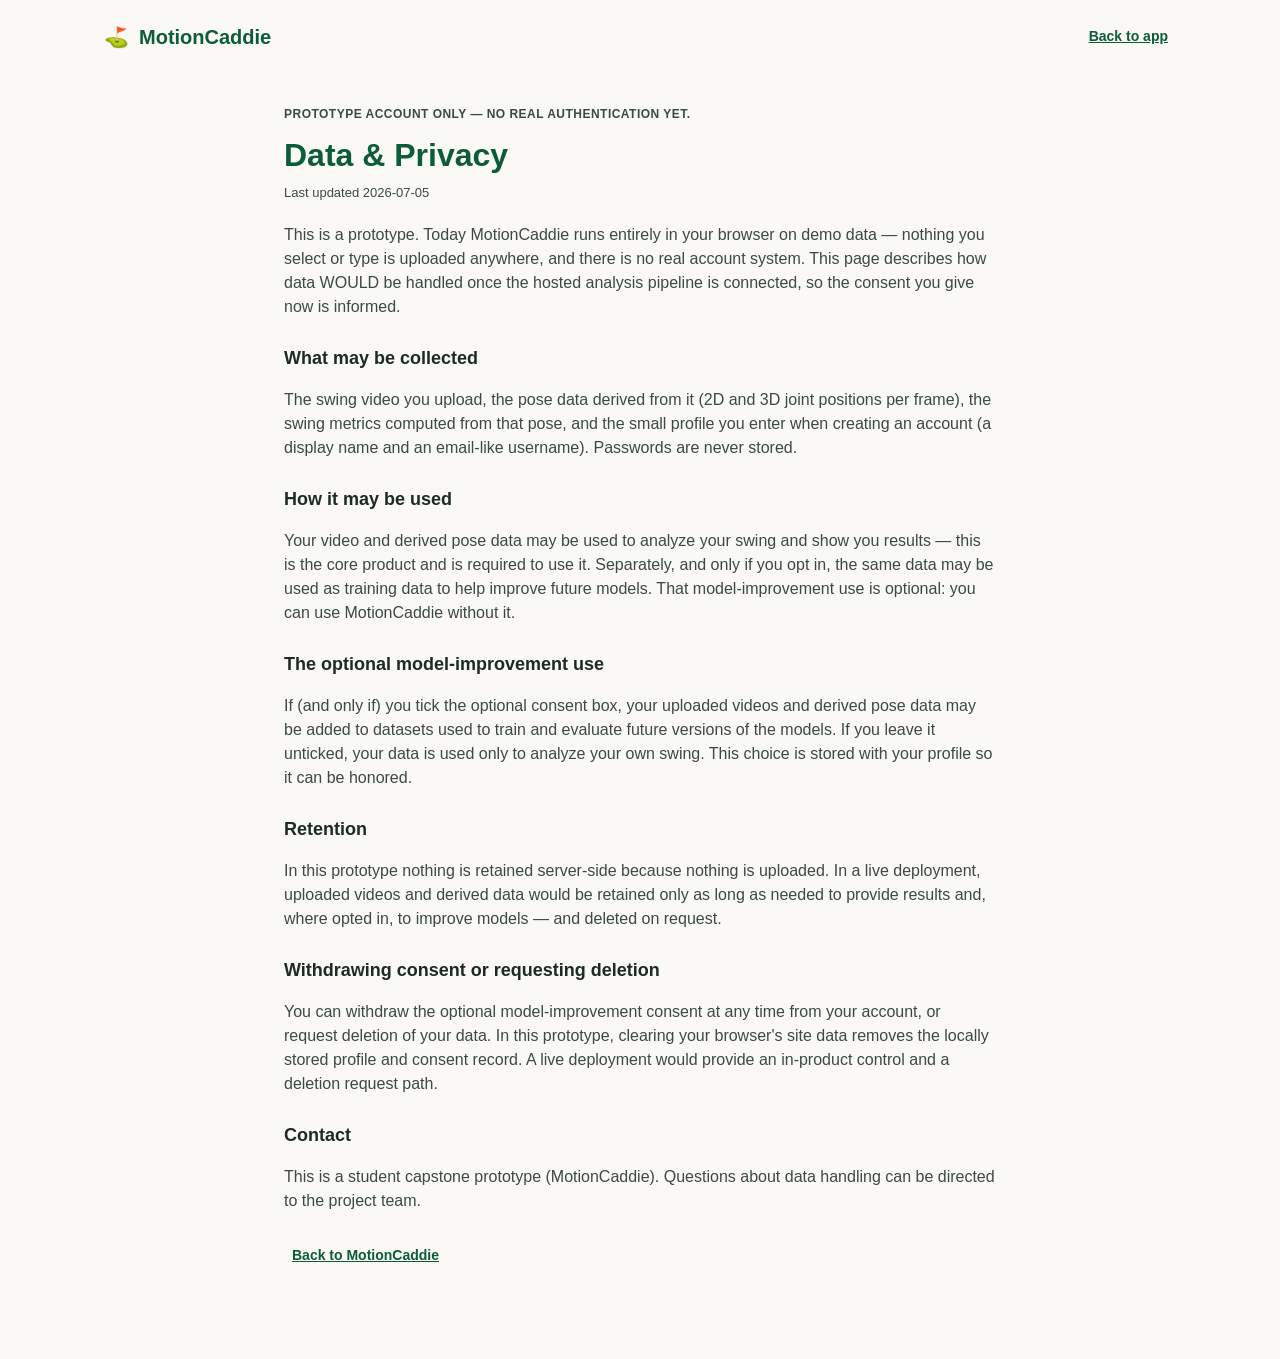
<file: deploy/web/privacy.html>
<!DOCTYPE html>
<html lang="en">
<head>
<meta charset="utf-8">
<meta name="viewport" content="width=device-width, initial-scale=1">
<title>MotionCaddie — Data & Privacy</title>
<link rel="preconnect" href="https://api.fontshare.com">
<link rel="preconnect" href="https://cdn.fontshare.com" crossorigin>
<link rel="stylesheet" href="https://api.fontshare.com/v2/css?f[]=satoshi@400,500,700&display=swap">
<link rel="stylesheet" href="styles.css">
</head>
<body>

<header class="topbar">
  <a class="brand" href="index.html" style="text-decoration:none">
    <span class="brand-mark" aria-hidden="true">⛳</span>
    <span class="brand-name">MotionCaddie</span>
  </a>
  <a class="btn-text" href="index.html">Back to app</a>
</header>

<main class="doc">
  <p class="doc-eyebrow consent-microcopy"></p>
  <h1 id="pv-title">Data &amp; Privacy</h1>
  <p class="doc-updated">Last updated <span id="pv-updated"></span></p>
  <p class="doc-intro" id="pv-intro"></p>
  <div id="pv-sections"><!-- rendered from CONSENT_COPY.privacy --></div>
  <p class="muted small doc-foot">
    <a class="btn-text" href="index.html">Back to MotionCaddie</a>
  </p>
</main>

<script src="auth.js"></script>
<script>
  // Render the privacy detail from the single CONSENT_COPY source (auth.js).
  (function () {
    var C = (window.CONSENT_COPY || {}).privacy || { sections: [] };
    var mc = window.CONSENT_COPY ? window.CONSENT_COPY.microcopy : "";
    document.querySelectorAll(".consent-microcopy").forEach(function (n) { n.textContent = mc; });
    if (C.title) document.getElementById("pv-title").textContent = C.title;
    document.getElementById("pv-updated").textContent = C.updated || "";
    document.getElementById("pv-intro").textContent = C.intro || "";
    var wrap = document.getElementById("pv-sections");
    (C.sections || []).forEach(function (s) {
      var h = document.createElement("h2"); h.textContent = s.h;
      var p = document.createElement("p"); p.textContent = s.p;
      wrap.appendChild(h); wrap.appendChild(p);
    });
  })();
</script>
</body>
</html>
</file>
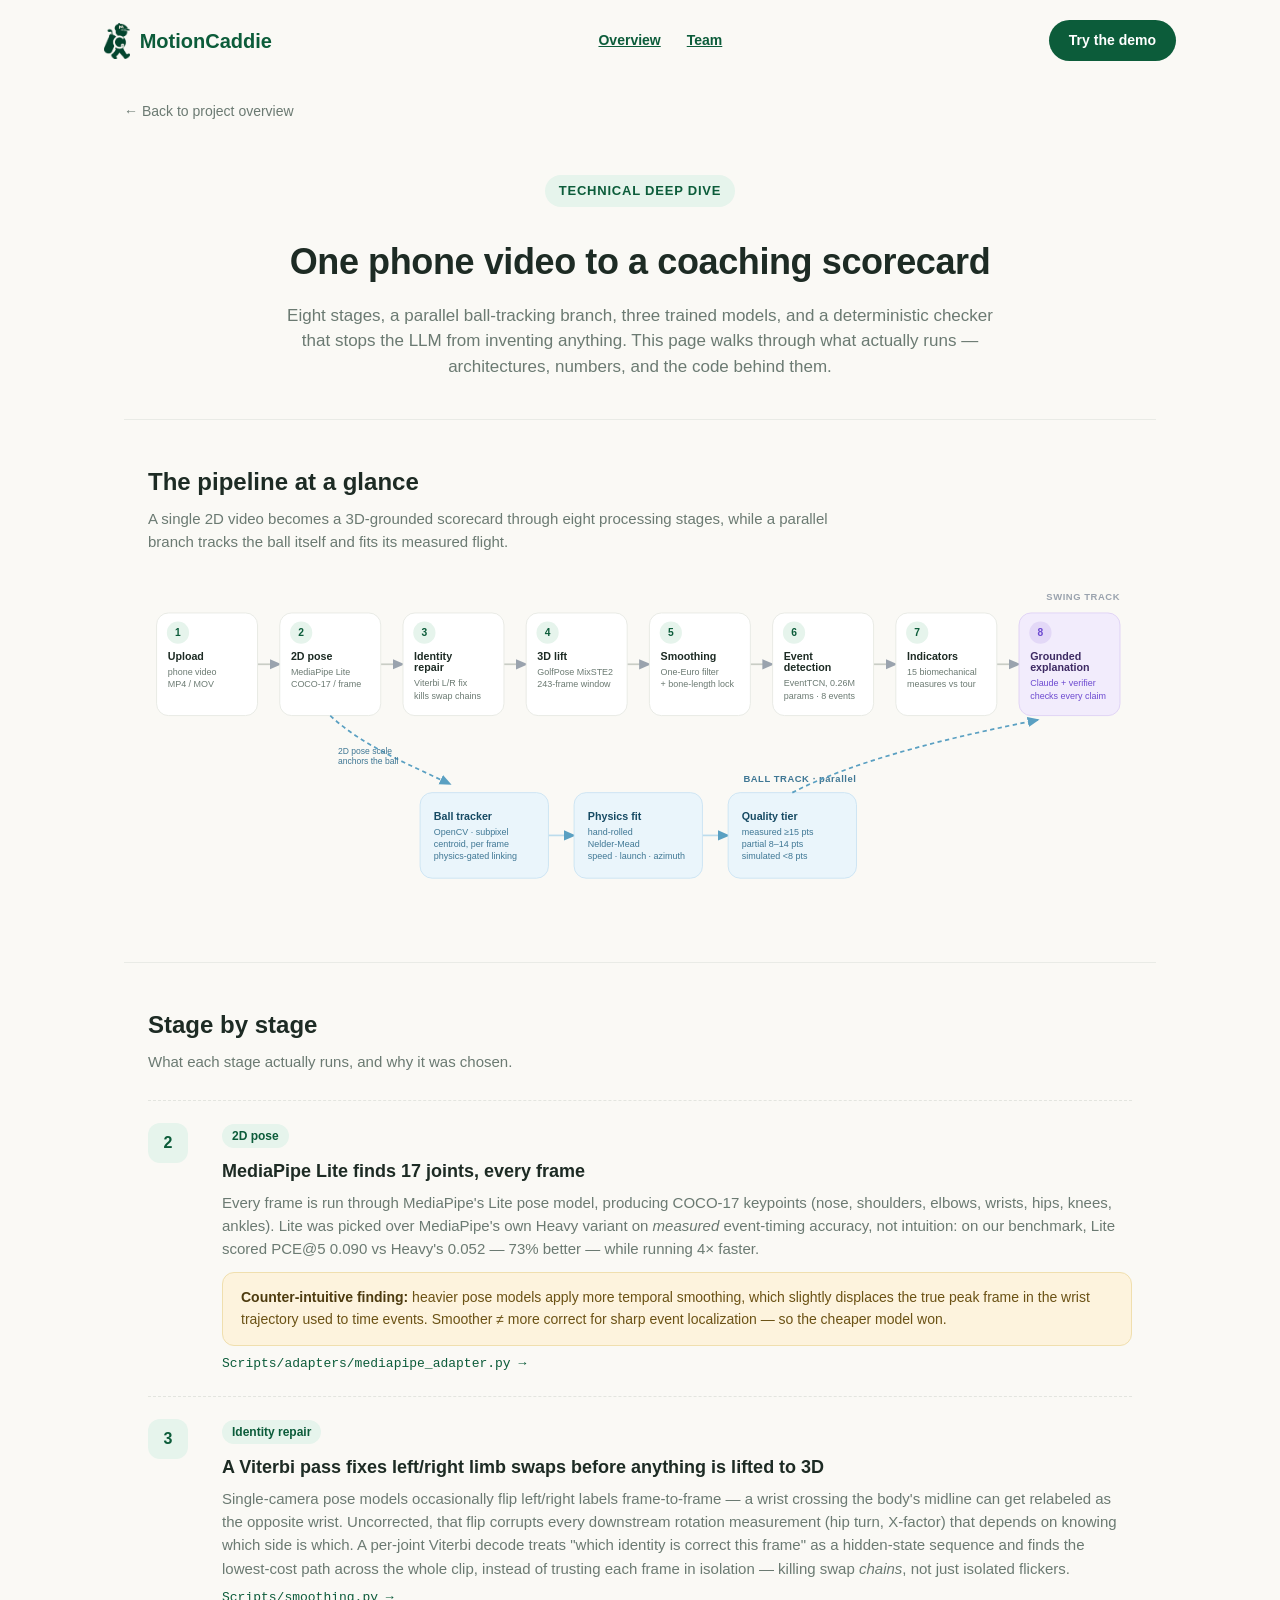
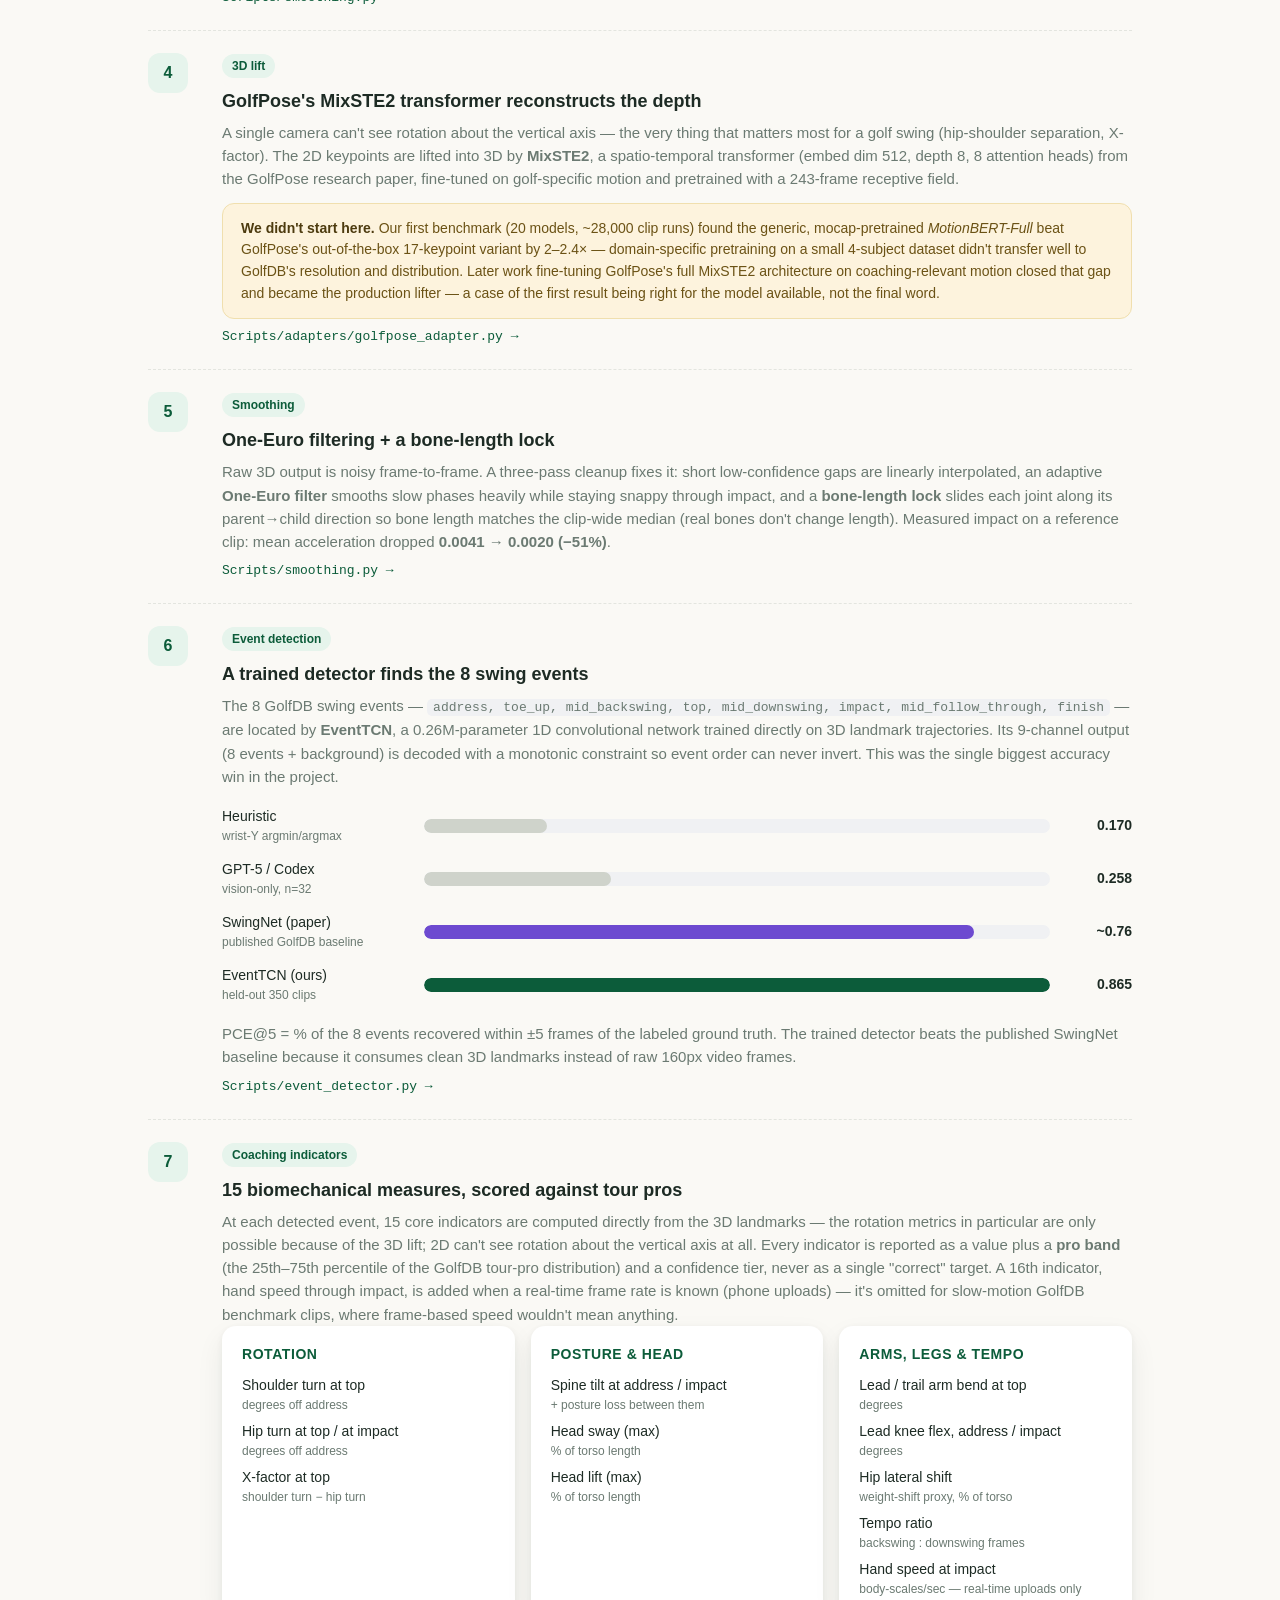
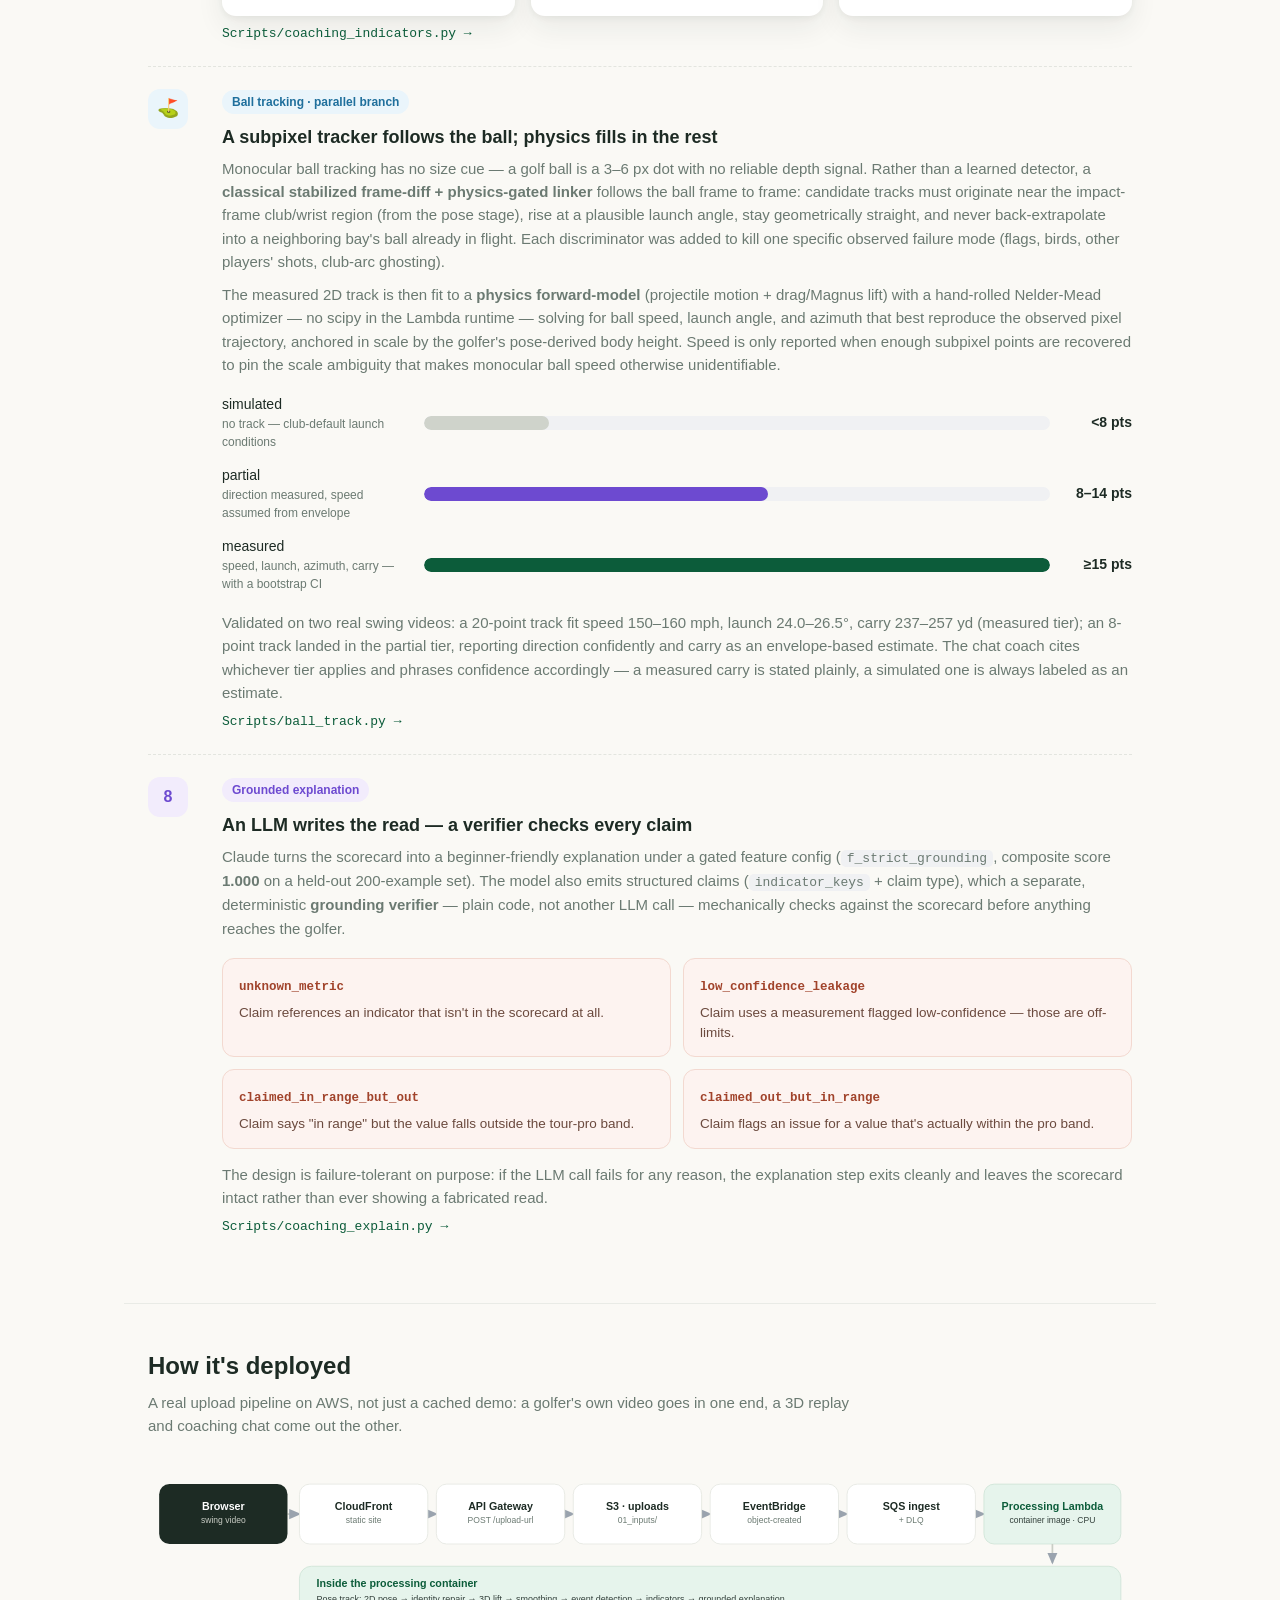
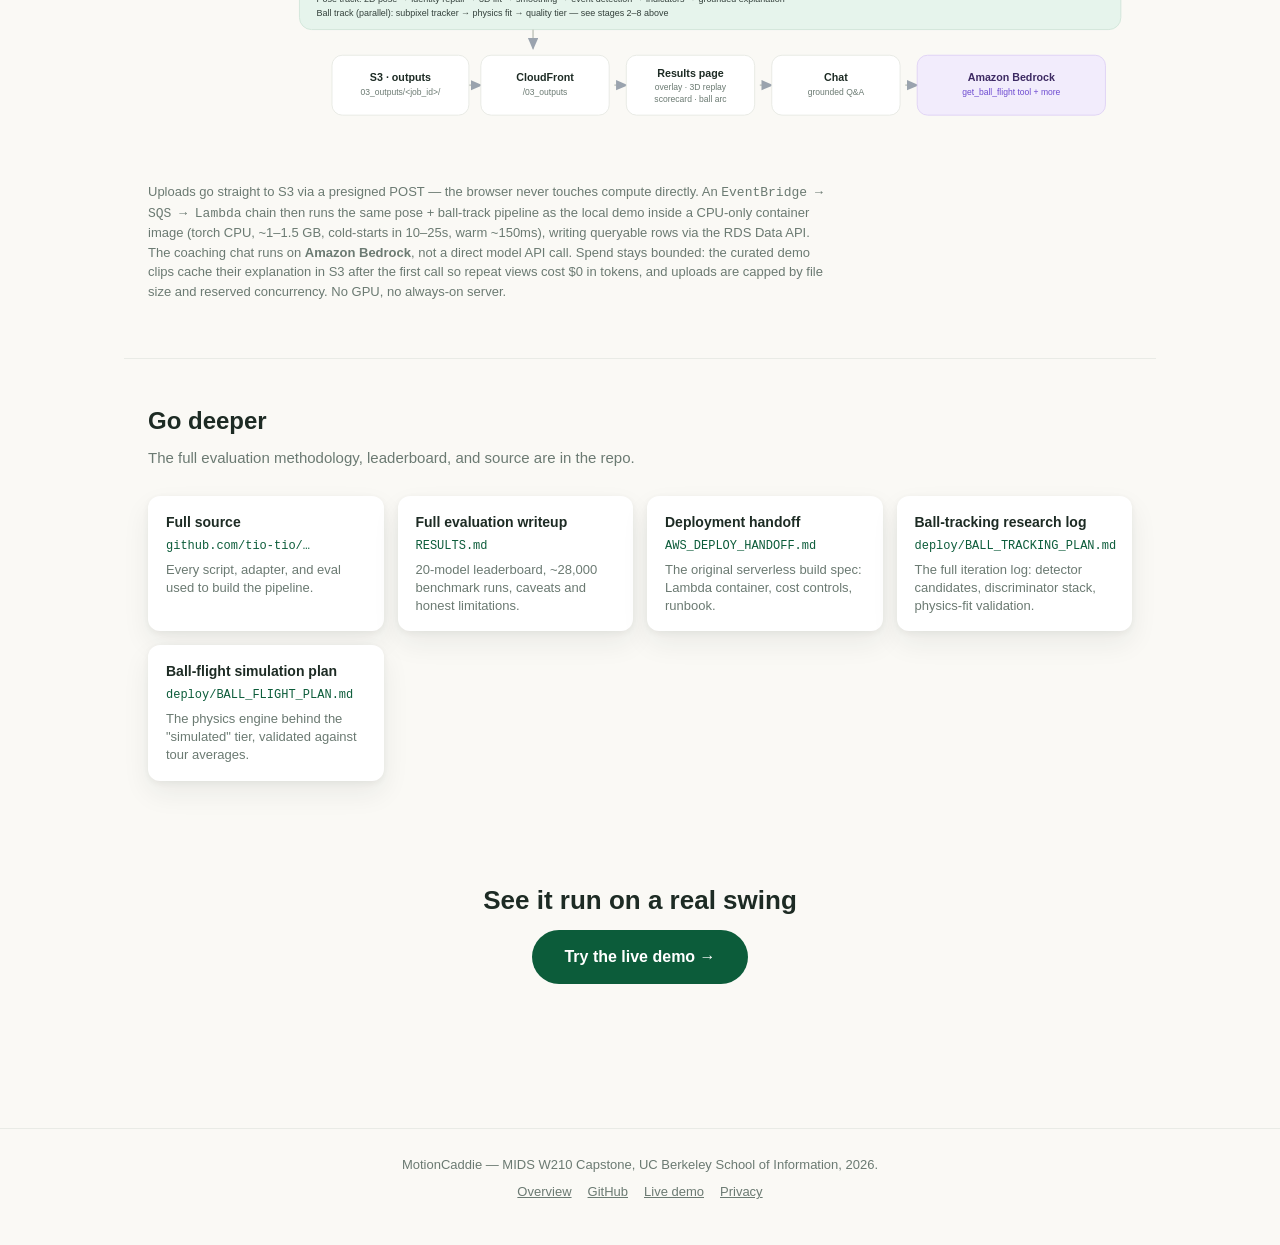
<file: deploy/web/tech.html>
<!DOCTYPE html>
<html lang="en">
<head>
<meta charset="utf-8">
<meta name="viewport" content="width=device-width, initial-scale=1">
<meta name="theme-color" content="#0c5c3a">
<meta name="description" content="How MotionCaddie turns one phone video into a 3D-grounded coaching scorecard: 2D pose, 3D lifting, event detection, biomechanical indicators, and a grounding-verified LLM explanation.">
<title>MotionCaddie — the pipeline, in depth</title>
<link rel="preconnect" href="https://api.fontshare.com">
<link rel="preconnect" href="https://cdn.fontshare.com" crossorigin>
<link rel="stylesheet" href="https://api.fontshare.com/v2/css?f[]=satoshi@400,500,700&display=swap">
<link rel="stylesheet" href="styles.css">
<link rel="stylesheet" href="landing.css">
<link rel="stylesheet" href="tech.css">
</head>
<body>

<header class="topbar">
  <a class="brand" href="about.html">
    <img class="brand-logo" src="assets/logo.png" alt="">
    <span class="brand-name">MotionCaddie</span>
  </a>
  <nav class="progress-nav" aria-label="Page">
    <a class="btn-text" href="about.html">Overview</a>
    <a class="btn-text" href="about.html#team">Team</a>
  </nav>
  <a class="btn-primary" href="portal.html" style="padding:10px 20px;font-size:14px;">Try the demo</a>
</header>

<div class="t-crumb"><a href="about.html">← Back to project overview</a></div>

<main class="landing-main">

  <section class="t-hero">
    <span class="l-eyebrow">Technical deep dive</span>
    <h1>One phone video to a coaching scorecard</h1>
    <p>Eight stages, a parallel ball-tracking branch, three trained models, and a deterministic
    checker that stops the LLM from inventing anything. This page walks through what actually
    runs — architectures, numbers, and the code behind them.</p>
  </section>

  <!-- ============================== pipeline flow diagram ============================== -->
  <section class="t-section">
    <h2>The pipeline at a glance</h2>
    <p class="t-lede">A single 2D video becomes a 3D-grounded scorecard through eight processing
    stages, while a parallel branch tracks the ball itself and fits its measured flight.</p>
    <div class="t-flow-wrap">
      <svg viewBox="0 0 1150 380" xmlns="http://www.w3.org/2000/svg" role="img" aria-label="Pipeline: upload, 2D pose, identity repair, 3D lift, smoothing, event detection, coaching indicators, grounded explanation — with a parallel ball-tracking branch of subpixel tracking, physics fit, and quality tiering feeding back into the explanation stage">
        <defs>
          <marker id="arrow" markerWidth="9" markerHeight="9" refX="6" refY="3" orient="auto">
            <path d="M0,0 L7,3 L0,6 Z" fill="#9AA3AE"></path>
          </marker>
          <marker id="arrowBlue" markerWidth="9" markerHeight="9" refX="6" refY="3" orient="auto">
            <path d="M0,0 L7,3 L0,6 Z" fill="#5aa0c2"></path>
          </marker>
        </defs>

        <text x="1136" y="20" text-anchor="end" font-size="11" font-weight="700" letter-spacing="0.06em" fill="#9AA3AE">SWING TRACK</text>

        <!-- connecting arrows, row 1 -->
        <g stroke="#c9cdc5" stroke-width="2" fill="none" marker-end="url(#arrow)">
          <line x1="128" y1="95" x2="154" y2="95"></line>
          <line x1="272" y1="95" x2="298" y2="95"></line>
          <line x1="416" y1="95" x2="442" y2="95"></line>
          <line x1="560" y1="95" x2="586" y2="95"></line>
          <line x1="704" y1="95" x2="730" y2="95"></line>
          <line x1="848" y1="95" x2="874" y2="95"></line>
          <line x1="992" y1="95" x2="1018" y2="95"></line>
        </g>

        <!-- 1 upload -->
        <g>
          <rect x="10" y="35" width="118" height="120" rx="14" fill="#ffffff" stroke="#e6e8e2"></rect>
          <circle cx="35" cy="58" r="13" fill="#e6f4ec"></circle>
          <text x="35" y="62" text-anchor="middle" font-size="12" font-weight="700" fill="#0C5C3A">1</text>
          <text x="23" y="90" font-size="12.5" font-weight="700" fill="#1d2b24">Upload</text>
          <text x="23" y="107" font-size="10.5" fill="#6b7a72">phone video</text>
          <text x="23" y="122" font-size="10.5" fill="#6b7a72">MP4 / MOV</text>
        </g>
        <!-- 2 2D pose -->
        <g>
          <rect x="154" y="35" width="118" height="120" rx="14" fill="#ffffff" stroke="#e6e8e2"></rect>
          <circle cx="179" cy="58" r="13" fill="#e6f4ec"></circle>
          <text x="179" y="62" text-anchor="middle" font-size="12" font-weight="700" fill="#0C5C3A">2</text>
          <text x="167" y="90" font-size="12.5" font-weight="700" fill="#1d2b24">2D pose</text>
          <text x="167" y="107" font-size="10.5" fill="#6b7a72">MediaPipe Lite</text>
          <text x="167" y="122" font-size="10.5" fill="#6b7a72">COCO-17 / frame</text>
        </g>
        <!-- 3 identity repair -->
        <g>
          <rect x="298" y="35" width="118" height="120" rx="14" fill="#ffffff" stroke="#e6e8e2"></rect>
          <circle cx="323" cy="58" r="13" fill="#e6f4ec"></circle>
          <text x="323" y="62" text-anchor="middle" font-size="12" font-weight="700" fill="#0C5C3A">3</text>
          <text x="311" y="90" font-size="12.5" font-weight="700" fill="#1d2b24">Identity</text>
          <text x="311" y="103" font-size="12.5" font-weight="700" fill="#1d2b24">repair</text>
          <text x="311" y="120" font-size="10.5" fill="#6b7a72">Viterbi L/R fix</text>
          <text x="311" y="135" font-size="10.5" fill="#6b7a72">kills swap chains</text>
        </g>
        <!-- 4 3D lift -->
        <g>
          <rect x="442" y="35" width="118" height="120" rx="14" fill="#ffffff" stroke="#e6e8e2"></rect>
          <circle cx="467" cy="58" r="13" fill="#e6f4ec"></circle>
          <text x="467" y="62" text-anchor="middle" font-size="12" font-weight="700" fill="#0C5C3A">4</text>
          <text x="455" y="90" font-size="12.5" font-weight="700" fill="#1d2b24">3D lift</text>
          <text x="455" y="107" font-size="10.5" fill="#6b7a72">GolfPose MixSTE2</text>
          <text x="455" y="122" font-size="10.5" fill="#6b7a72">243-frame window</text>
        </g>
        <!-- 5 smoothing -->
        <g>
          <rect x="586" y="35" width="118" height="120" rx="14" fill="#ffffff" stroke="#e6e8e2"></rect>
          <circle cx="611" cy="58" r="13" fill="#e6f4ec"></circle>
          <text x="611" y="62" text-anchor="middle" font-size="12" font-weight="700" fill="#0C5C3A">5</text>
          <text x="599" y="90" font-size="12.5" font-weight="700" fill="#1d2b24">Smoothing</text>
          <text x="599" y="107" font-size="10.5" fill="#6b7a72">One-Euro filter</text>
          <text x="599" y="122" font-size="10.5" fill="#6b7a72">+ bone-length lock</text>
        </g>
        <!-- 6 event detection -->
        <g>
          <rect x="730" y="35" width="118" height="120" rx="14" fill="#ffffff" stroke="#e6e8e2"></rect>
          <circle cx="755" cy="58" r="13" fill="#e6f4ec"></circle>
          <text x="755" y="62" text-anchor="middle" font-size="12" font-weight="700" fill="#0C5C3A">6</text>
          <text x="743" y="90" font-size="12.5" font-weight="700" fill="#1d2b24">Event</text>
          <text x="743" y="103" font-size="12.5" font-weight="700" fill="#1d2b24">detection</text>
          <text x="743" y="120" font-size="10.5" fill="#6b7a72">EventTCN, 0.26M</text>
          <text x="743" y="135" font-size="10.5" fill="#6b7a72">params · 8 events</text>
        </g>
        <!-- 7 indicators -->
        <g>
          <rect x="874" y="35" width="118" height="120" rx="14" fill="#ffffff" stroke="#e6e8e2"></rect>
          <circle cx="899" cy="58" r="13" fill="#e6f4ec"></circle>
          <text x="899" y="62" text-anchor="middle" font-size="12" font-weight="700" fill="#0C5C3A">7</text>
          <text x="887" y="90" font-size="12.5" font-weight="700" fill="#1d2b24">Indicators</text>
          <text x="887" y="107" font-size="10.5" fill="#6b7a72">15 biomechanical</text>
          <text x="887" y="122" font-size="10.5" fill="#6b7a72">measures vs tour</text>
        </g>
        <!-- 8 explanation (purple / LLM) -->
        <g>
          <rect x="1018" y="35" width="118" height="120" rx="14" fill="#f2ecfc" stroke="#ddd0f5"></rect>
          <circle cx="1043" cy="58" r="13" fill="#e3d8f7"></circle>
          <text x="1043" y="62" text-anchor="middle" font-size="12" font-weight="700" fill="#6d4ad0">8</text>
          <text x="1031" y="90" font-size="12.5" font-weight="700" fill="#3d2a63">Grounded</text>
          <text x="1031" y="103" font-size="12.5" font-weight="700" fill="#3d2a63">explanation</text>
          <text x="1031" y="120" font-size="10.5" fill="#6d4ad0">Claude + verifier</text>
          <text x="1031" y="135" font-size="10.5" fill="#6d4ad0">checks every claim</text>
        </g>

        <!-- branch down from 2D pose into the ball track (scale anchor) -->
        <path d="M213,155 C 250,190 305,212 353,235" stroke="#5aa0c2" stroke-width="2" fill="none" stroke-dasharray="5 4" marker-end="url(#arrowBlue)"></path>
        <text x="222" y="200" font-size="10" fill="#3f7794">2D pose scale</text>
        <text x="222" y="212" font-size="10" fill="#3f7794">anchors the ball</text>

        <text x="828" y="232" text-anchor="end" font-size="11" font-weight="700" letter-spacing="0.06em" fill="#3f7794">BALL TRACK · parallel</text>

        <!-- connecting arrows, row 2 (ball track) -->
        <g stroke="#bcdcec" stroke-width="2" fill="none" marker-end="url(#arrowBlue)">
          <line x1="468" y1="295" x2="498" y2="295"></line>
          <line x1="648" y1="295" x2="678" y2="295"></line>
        </g>

        <!-- A ball tracker -->
        <g>
          <rect x="318" y="245" width="150" height="100" rx="14" fill="#eaf5fb" stroke="#c9e2f2"></rect>
          <text x="334" y="277" font-size="12.5" font-weight="700" fill="#164a63">Ball tracker</text>
          <text x="334" y="295" font-size="10.5" fill="#3f7794">OpenCV · subpixel</text>
          <text x="334" y="309" font-size="10.5" fill="#3f7794">centroid, per frame</text>
          <text x="334" y="323" font-size="10.5" fill="#3f7794">physics-gated linking</text>
        </g>
        <!-- B physics fit -->
        <g>
          <rect x="498" y="245" width="150" height="100" rx="14" fill="#eaf5fb" stroke="#c9e2f2"></rect>
          <text x="514" y="277" font-size="12.5" font-weight="700" fill="#164a63">Physics fit</text>
          <text x="514" y="295" font-size="10.5" fill="#3f7794">hand-rolled</text>
          <text x="514" y="309" font-size="10.5" fill="#3f7794">Nelder-Mead</text>
          <text x="514" y="323" font-size="10.5" fill="#3f7794">speed · launch · azimuth</text>
        </g>
        <!-- C quality tier -->
        <g>
          <rect x="678" y="245" width="150" height="100" rx="14" fill="#eaf5fb" stroke="#c9e2f2"></rect>
          <text x="694" y="277" font-size="12.5" font-weight="700" fill="#164a63">Quality tier</text>
          <text x="694" y="295" font-size="10.5" fill="#3f7794">measured ≥15 pts</text>
          <text x="694" y="309" font-size="10.5" fill="#3f7794">partial 8–14 pts</text>
          <text x="694" y="323" font-size="10.5" fill="#3f7794">simulated &lt;8 pts</text>
        </g>

        <!-- converge into the grounded explanation -->
        <path d="M753,245 C 830,205 950,178 1040,160" stroke="#5aa0c2" stroke-width="2" fill="none" stroke-dasharray="5 4" marker-end="url(#arrowBlue)"></path>
      </svg>
    </div>
  </section>

  <!-- ============================== stage detail ============================== -->
  <section class="t-section">
    <h2>Stage by stage</h2>
    <p class="t-lede">What each stage actually runs, and why it was chosen.</p>

    <div class="t-stage">
      <div class="t-stage-num">2</div>
      <div>
        <span class="t-tag">2D pose</span>
        <h3>MediaPipe Lite finds 17 joints, every frame</h3>
        <p>Every frame is run through MediaPipe's Lite pose model, producing COCO-17 keypoints
        (nose, shoulders, elbows, wrists, hips, knees, ankles). Lite was picked over MediaPipe's
        own Heavy variant on <em>measured</em> event-timing accuracy, not intuition: on our
        benchmark, Lite scored PCE@5 0.090 vs Heavy's 0.052 — 73% better — while running 4×
        faster.</p>
        <div class="t-callout"><strong>Counter-intuitive finding:</strong> heavier pose models
        apply more temporal smoothing, which slightly displaces the true peak frame in the wrist
        trajectory used to time events. Smoother ≠ more correct for sharp event localization —
        so the cheaper model won.</div>
        <a class="t-code-link" href="https://github.com/tio-tio/SinglePOVGolfSwingReconstructionUsingSimulatedBiomechanicalAI/blob/main/Scripts/adapters/mediapipe_adapter.py" target="_blank" rel="noopener">Scripts/adapters/mediapipe_adapter.py →</a>
      </div>
    </div>

    <div class="t-stage">
      <div class="t-stage-num">3</div>
      <div>
        <span class="t-tag">Identity repair</span>
        <h3>A Viterbi pass fixes left/right limb swaps before anything is lifted to 3D</h3>
        <p>Single-camera pose models occasionally flip left/right labels frame-to-frame — a wrist
        crossing the body's midline can get relabeled as the opposite wrist. Uncorrected, that
        flip corrupts every downstream rotation measurement (hip turn, X-factor) that depends on
        knowing which side is which. A per-joint Viterbi decode treats "which identity is
        correct this frame" as a hidden-state sequence and finds the lowest-cost path across the
        whole clip, instead of trusting each frame in isolation — killing swap <em>chains</em>,
        not just isolated flickers.</p>
        <a class="t-code-link" href="https://github.com/tio-tio/SinglePOVGolfSwingReconstructionUsingSimulatedBiomechanicalAI/blob/main/Scripts/smoothing.py" target="_blank" rel="noopener">Scripts/smoothing.py →</a>
      </div>
    </div>

    <div class="t-stage">
      <div class="t-stage-num">4</div>
      <div>
        <span class="t-tag">3D lift</span>
        <h3>GolfPose's MixSTE2 transformer reconstructs the depth</h3>
        <p>A single camera can't see rotation about the vertical axis — the very thing that
        matters most for a golf swing (hip-shoulder separation, X-factor). The 2D keypoints are
        lifted into 3D by <strong>MixSTE2</strong>, a spatio-temporal transformer (embed dim 512,
        depth 8, 8 attention heads) from the GolfPose research paper, fine-tuned on golf-specific
        motion and pretrained with a 243-frame receptive field.</p>
        <div class="t-callout"><strong>We didn't start here.</strong> Our first benchmark (20
        models, ~28,000 clip runs) found the generic, mocap-pretrained <em>MotionBERT-Full</em>
        beat GolfPose's out-of-the-box 17-keypoint variant by 2–2.4× — domain-specific
        pretraining on a small 4-subject dataset didn't transfer well to GolfDB's resolution and
        distribution. Later work fine-tuning GolfPose's full MixSTE2 architecture on
        coaching-relevant motion closed that gap and became the production lifter — a case of
        the first result being right for the model available, not the final word.</div>
        <a class="t-code-link" href="https://github.com/tio-tio/SinglePOVGolfSwingReconstructionUsingSimulatedBiomechanicalAI/blob/main/Scripts/adapters/golfpose_adapter.py" target="_blank" rel="noopener">Scripts/adapters/golfpose_adapter.py →</a>
      </div>
    </div>

    <div class="t-stage">
      <div class="t-stage-num">5</div>
      <div>
        <span class="t-tag">Smoothing</span>
        <h3>One-Euro filtering + a bone-length lock</h3>
        <p>Raw 3D output is noisy frame-to-frame. A three-pass cleanup fixes it: short
        low-confidence gaps are linearly interpolated, an adaptive <strong>One-Euro filter</strong>
        smooths slow phases heavily while staying snappy through impact, and a
        <strong>bone-length lock</strong> slides each joint along its parent→child direction so
        bone length matches the clip-wide median (real bones don't change length). Measured
        impact on a reference clip: mean acceleration dropped <strong>0.0041 → 0.0020 (−51%)</strong>.</p>
        <a class="t-code-link" href="https://github.com/tio-tio/SinglePOVGolfSwingReconstructionUsingSimulatedBiomechanicalAI/blob/main/Scripts/smoothing.py" target="_blank" rel="noopener">Scripts/smoothing.py →</a>
      </div>
    </div>

    <div class="t-stage">
      <div class="t-stage-num">6</div>
      <div>
        <span class="t-tag">Event detection</span>
        <h3>A trained detector finds the 8 swing events</h3>
        <p>The 8 GolfDB swing events — <code>address, toe_up, mid_backswing, top, mid_downswing,
        impact, mid_follow_through, finish</code> — are located by <strong>EventTCN</strong>, a
        0.26M-parameter 1D convolutional network trained directly on 3D landmark trajectories.
        Its 9-channel output (8 events + background) is decoded with a monotonic constraint so
        event order can never invert. This was the single biggest accuracy win in the project.</p>
        <div class="t-bench">
          <div class="t-bar-row">
            <div class="t-bar-label">Heuristic<small>wrist-Y argmin/argmax</small></div>
            <div class="t-bar-track"><div class="t-bar-fill" style="width:19.6%"></div></div>
            <div class="t-bar-val">0.170</div>
          </div>
          <div class="t-bar-row">
            <div class="t-bar-label">GPT-5 / Codex<small>vision-only, n=32</small></div>
            <div class="t-bar-track"><div class="t-bar-fill" style="width:29.8%"></div></div>
            <div class="t-bar-val">0.258</div>
          </div>
          <div class="t-bar-row">
            <div class="t-bar-label">SwingNet (paper)<small>published GolfDB baseline</small></div>
            <div class="t-bar-track"><div class="t-bar-fill ref" style="width:87.8%"></div></div>
            <div class="t-bar-val">~0.76</div>
          </div>
          <div class="t-bar-row">
            <div class="t-bar-label">EventTCN (ours)<small>held-out 350 clips</small></div>
            <div class="t-bar-track"><div class="t-bar-fill best" style="width:100%"></div></div>
            <div class="t-bar-val">0.865</div>
          </div>
        </div>
        <p class="t-bench-note">PCE@5 = % of the 8 events recovered within ±5 frames of the
        labeled ground truth. The trained detector beats the published SwingNet baseline because
        it consumes clean 3D landmarks instead of raw 160px video frames.</p>
        <a class="t-code-link" href="https://github.com/tio-tio/SinglePOVGolfSwingReconstructionUsingSimulatedBiomechanicalAI/blob/main/Scripts/event_detector.py" target="_blank" rel="noopener">Scripts/event_detector.py →</a>
      </div>
    </div>

    <div class="t-stage">
      <div class="t-stage-num">7</div>
      <div>
        <span class="t-tag">Coaching indicators</span>
        <h3>15 biomechanical measures, scored against tour pros</h3>
        <p>At each detected event, 15 core indicators are computed directly from the 3D landmarks
        — the rotation metrics in particular are only possible because of the 3D lift; 2D can't
        see rotation about the vertical axis at all. Every indicator is reported as a value plus
        a <strong>pro band</strong> (the 25th–75th percentile of the GolfDB tour-pro
        distribution) and a confidence tier, never as a single "correct" target. A 16th indicator,
        hand speed through impact, is added when a real-time frame rate is known (phone uploads) —
        it's omitted for slow-motion GolfDB benchmark clips, where frame-based speed wouldn't mean
        anything.</p>
        <div class="t-ind-groups">
          <div class="t-ind-group">
            <h4>Rotation</h4>
            <ul>
              <li>Shoulder turn at top<small>degrees off address</small></li>
              <li>Hip turn at top / at impact<small>degrees off address</small></li>
              <li>X-factor at top<small>shoulder turn − hip turn</small></li>
            </ul>
          </div>
          <div class="t-ind-group">
            <h4>Posture &amp; head</h4>
            <ul>
              <li>Spine tilt at address / impact<small>+ posture loss between them</small></li>
              <li>Head sway (max)<small>% of torso length</small></li>
              <li>Head lift (max)<small>% of torso length</small></li>
            </ul>
          </div>
          <div class="t-ind-group">
            <h4>Arms, legs &amp; tempo</h4>
            <ul>
              <li>Lead / trail arm bend at top<small>degrees</small></li>
              <li>Lead knee flex, address / impact<small>degrees</small></li>
              <li>Hip lateral shift<small>weight-shift proxy, % of torso</small></li>
              <li>Tempo ratio<small>backswing : downswing frames</small></li>
              <li>Hand speed at impact<small>body-scales/sec — real-time uploads only</small></li>
            </ul>
          </div>
        </div>
        <a class="t-code-link" href="https://github.com/tio-tio/SinglePOVGolfSwingReconstructionUsingSimulatedBiomechanicalAI/blob/main/Scripts/coaching_indicators.py" target="_blank" rel="noopener">Scripts/coaching_indicators.py →</a>
      </div>
    </div>

    <div class="t-stage ball">
      <div class="t-stage-num">⛳</div>
      <div>
        <span class="t-tag">Ball tracking · parallel branch</span>
        <h3>A subpixel tracker follows the ball; physics fills in the rest</h3>
        <p>Monocular ball tracking has no size cue — a golf ball is a 3–6 px dot with no reliable
        depth signal. Rather than a learned detector, a <strong>classical stabilized frame-diff +
        physics-gated linker</strong> follows the ball frame to frame: candidate tracks must
        originate near the impact-frame club/wrist region (from the pose stage), rise at a
        plausible launch angle, stay geometrically straight, and never back-extrapolate into a
        neighboring bay's ball already in flight. Each discriminator was added to kill one
        specific observed failure mode (flags, birds, other players' shots, club-arc ghosting).</p>
        <p>The measured 2D track is then fit to a <strong>physics forward-model</strong>
        (projectile motion + drag/Magnus lift) with a hand-rolled Nelder-Mead optimizer — no
        scipy in the Lambda runtime — solving for ball speed, launch angle, and azimuth that best
        reproduce the observed pixel trajectory, anchored in scale by the golfer's pose-derived
        body height. Speed is only reported when enough subpixel points are recovered to pin the
        scale ambiguity that makes monocular ball speed otherwise unidentifiable.</p>
        <div class="t-bench">
          <div class="t-bar-row">
            <div class="t-bar-label">simulated<small>no track — club-default launch conditions</small></div>
            <div class="t-bar-track"><div class="t-bar-fill" style="width:20%"></div></div>
            <div class="t-bar-val">&lt;8 pts</div>
          </div>
          <div class="t-bar-row">
            <div class="t-bar-label">partial<small>direction measured, speed assumed from envelope</small></div>
            <div class="t-bar-track"><div class="t-bar-fill ref" style="width:55%"></div></div>
            <div class="t-bar-val">8–14 pts</div>
          </div>
          <div class="t-bar-row">
            <div class="t-bar-label">measured<small>speed, launch, azimuth, carry — with a bootstrap CI</small></div>
            <div class="t-bar-track"><div class="t-bar-fill best" style="width:100%"></div></div>
            <div class="t-bar-val">≥15 pts</div>
          </div>
        </div>
        <p class="t-bench-note">Validated on two real swing videos: a 20-point track fit speed
        150–160 mph, launch 24.0–26.5°, carry 237–257 yd (measured tier); an 8-point track landed
        in the partial tier, reporting direction confidently and carry as an envelope-based
        estimate. The chat coach cites whichever tier applies and phrases confidence accordingly —
        a measured carry is stated plainly, a simulated one is always labeled as an estimate.</p>
        <a class="t-code-link" href="https://github.com/tio-tio/SinglePOVGolfSwingReconstructionUsingSimulatedBiomechanicalAI/blob/main/Scripts/ball_track.py" target="_blank" rel="noopener">Scripts/ball_track.py →</a>
      </div>
    </div>

    <div class="t-stage llm">
      <div class="t-stage-num">8</div>
      <div>
        <span class="t-tag">Grounded explanation</span>
        <h3>An LLM writes the read — a verifier checks every claim</h3>
        <p>Claude turns the scorecard into a beginner-friendly explanation under a gated feature
        config (<code>f_strict_grounding</code>, composite score <strong>1.000</strong> on a
        held-out 200-example set). The model also emits structured claims
        (<code>indicator_keys</code> + claim type), which a separate, deterministic
        <strong>grounding verifier</strong> — plain code, not another LLM call — mechanically
        checks against the scorecard before anything reaches the golfer.</p>
        <div class="t-viol">
          <div class="t-viol-card"><span class="vt">unknown_metric</span><p>Claim references an
          indicator that isn't in the scorecard at all.</p></div>
          <div class="t-viol-card"><span class="vt">low_confidence_leakage</span><p>Claim uses a
          measurement flagged low-confidence — those are off-limits.</p></div>
          <div class="t-viol-card"><span class="vt">claimed_in_range_but_out</span><p>Claim says
          "in range" but the value falls outside the tour-pro band.</p></div>
          <div class="t-viol-card"><span class="vt">claimed_out_but_in_range</span><p>Claim flags
          an issue for a value that's actually within the pro band.</p></div>
        </div>
        <p style="margin-top:14px">The design is failure-tolerant on purpose: if the LLM call
        fails for any reason, the explanation step exits cleanly and leaves the scorecard intact
        rather than ever showing a fabricated read.</p>
        <a class="t-code-link" href="https://github.com/tio-tio/SinglePOVGolfSwingReconstructionUsingSimulatedBiomechanicalAI/blob/main/Scripts/coaching_explain.py" target="_blank" rel="noopener">Scripts/coaching_explain.py →</a>
      </div>
    </div>
  </section>

  <!-- ============================== deployment architecture ============================== -->
  <section class="t-section">
    <h2>How it's deployed</h2>
    <p class="t-lede">A real upload pipeline on AWS, not just a cached demo: a golfer's own video
    goes in one end, a 3D replay and coaching chat come out the other.</p>
    <div class="t-arch-wrap">
      <svg viewBox="0 0 1150 340" xmlns="http://www.w3.org/2000/svg" role="img" aria-label="Deployment architecture: browser through CloudFront and API Gateway to S3 uploads, EventBridge, SQS and a containerized processing Lambda running the pose and ball tracks, landing in S3 outputs, served back through CloudFront to a results page and a coaching chat backed by Amazon Bedrock">
        <defs>
          <marker id="arrow2" markerWidth="9" markerHeight="9" refX="6" refY="3" orient="auto">
            <path d="M0,0 L7,3 L0,6 Z" fill="#9AA3AE"></path>
          </marker>
        </defs>

        <!-- row A: ingest -->
        <g stroke="#c9cdc5" stroke-width="2" fill="none" marker-end="url(#arrow2)">
          <line x1="163" y1="55" x2="177" y2="55"></line>
          <line x1="323" y1="55" x2="337" y2="55"></line>
          <line x1="483" y1="55" x2="497" y2="55"></line>
          <line x1="643" y1="55" x2="657" y2="55"></line>
          <line x1="803" y1="55" x2="817" y2="55"></line>
          <line x1="963" y1="55" x2="977" y2="55"></line>
        </g>
        <rect x="13" y="20" width="150" height="70" rx="12" fill="#1d2b24"></rect>
        <text x="88" y="50" text-anchor="middle" font-size="12.5" font-weight="700" fill="#ffffff">Browser</text>
        <text x="88" y="66" text-anchor="middle" font-size="10" fill="#c9cdc5">swing video</text>

        <rect x="177" y="20" width="150" height="70" rx="12" fill="#ffffff" stroke="#e6e8e2"></rect>
        <text x="252" y="50" text-anchor="middle" font-size="12.5" font-weight="700" fill="#1d2b24">CloudFront</text>
        <text x="252" y="66" text-anchor="middle" font-size="10" fill="#6b7a72">static site</text>

        <rect x="337" y="20" width="150" height="70" rx="12" fill="#ffffff" stroke="#e6e8e2"></rect>
        <text x="412" y="50" text-anchor="middle" font-size="12.5" font-weight="700" fill="#1d2b24">API Gateway</text>
        <text x="412" y="66" text-anchor="middle" font-size="10" fill="#6b7a72">POST /upload-url</text>

        <rect x="497" y="20" width="150" height="70" rx="12" fill="#ffffff" stroke="#e6e8e2"></rect>
        <text x="572" y="50" text-anchor="middle" font-size="12.5" font-weight="700" fill="#1d2b24">S3 · uploads</text>
        <text x="572" y="66" text-anchor="middle" font-size="10" fill="#6b7a72">01_inputs/</text>

        <rect x="657" y="20" width="150" height="70" rx="12" fill="#ffffff" stroke="#e6e8e2"></rect>
        <text x="732" y="50" text-anchor="middle" font-size="12.5" font-weight="700" fill="#1d2b24">EventBridge</text>
        <text x="732" y="66" text-anchor="middle" font-size="10" fill="#6b7a72">object-created</text>

        <rect x="817" y="20" width="150" height="70" rx="12" fill="#ffffff" stroke="#e6e8e2"></rect>
        <text x="892" y="50" text-anchor="middle" font-size="12.5" font-weight="700" fill="#1d2b24">SQS ingest</text>
        <text x="892" y="66" text-anchor="middle" font-size="10" fill="#6b7a72">+ DLQ</text>

        <rect x="977" y="20" width="160" height="70" rx="12" fill="#e6f4ec" stroke="#cfe4d8"></rect>
        <text x="1057" y="50" text-anchor="middle" font-size="12.5" font-weight="700" fill="#0C5C3A">Processing Lambda</text>
        <text x="1057" y="66" text-anchor="middle" font-size="10" fill="#33403b">container image · CPU</text>

        <!-- down into the container -->
        <line x1="1057" y1="90" x2="1057" y2="112" stroke="#c9cdc5" stroke-width="2" marker-end="url(#arrow2)"></line>

        <!-- row B: inside the container -->
        <rect x="177" y="116" width="960" height="74" rx="14" fill="#e6f4ec" stroke="#cfe4d8"></rect>
        <text x="197" y="140" font-size="12.5" font-weight="700" fill="#0C5C3A">Inside the processing container</text>
        <text x="197" y="158" font-size="10.5" fill="#33403b">Pose track: 2D pose → identity repair → 3D lift → smoothing → event detection → indicators → grounded explanation</text>
        <text x="197" y="174" font-size="10.5" fill="#33403b">Ball track (parallel): subpixel tracker → physics fit → quality tier — see stages 2–8 above</text>

        <line x1="450" y1="190" x2="450" y2="212" stroke="#c9cdc5" stroke-width="2" marker-end="url(#arrow2)"></line>

        <!-- row C: delivery -->
        <g stroke="#c9cdc5" stroke-width="2" fill="none" marker-end="url(#arrow2)">
          <line x1="375" y1="255" x2="389" y2="255"></line>
          <line x1="545" y1="255" x2="559" y2="255"></line>
          <line x1="715" y1="255" x2="729" y2="255"></line>
          <line x1="885" y1="255" x2="899" y2="255"></line>
        </g>
        <rect x="215" y="220" width="160" height="70" rx="12" fill="#ffffff" stroke="#e6e8e2"></rect>
        <text x="295" y="250" text-anchor="middle" font-size="12.5" font-weight="700" fill="#1d2b24">S3 · outputs</text>
        <text x="295" y="266" text-anchor="middle" font-size="10" fill="#6b7a72">03_outputs/&lt;job_id&gt;/</text>

        <rect x="389" y="220" width="150" height="70" rx="12" fill="#ffffff" stroke="#e6e8e2"></rect>
        <text x="464" y="250" text-anchor="middle" font-size="12.5" font-weight="700" fill="#1d2b24">CloudFront</text>
        <text x="464" y="266" text-anchor="middle" font-size="10" fill="#6b7a72">/03_outputs</text>

        <rect x="559" y="220" width="150" height="70" rx="12" fill="#ffffff" stroke="#e6e8e2"></rect>
        <text x="634" y="245" text-anchor="middle" font-size="12.5" font-weight="700" fill="#1d2b24">Results page</text>
        <text x="634" y="261" text-anchor="middle" font-size="10" fill="#6b7a72">overlay · 3D replay</text>
        <text x="634" y="275" text-anchor="middle" font-size="10" fill="#6b7a72">scorecard · ball arc</text>

        <rect x="729" y="220" width="150" height="70" rx="12" fill="#ffffff" stroke="#e6e8e2"></rect>
        <text x="804" y="250" text-anchor="middle" font-size="12.5" font-weight="700" fill="#1d2b24">Chat</text>
        <text x="804" y="266" text-anchor="middle" font-size="10" fill="#6b7a72">grounded Q&amp;A</text>

        <rect x="899" y="220" width="220" height="70" rx="12" fill="#f2ecfc" stroke="#ddd0f5"></rect>
        <text x="1009" y="250" text-anchor="middle" font-size="12.5" font-weight="700" fill="#3d2a63">Amazon Bedrock</text>
        <text x="1009" y="266" text-anchor="middle" font-size="10" fill="#6d4ad0">get_ball_flight tool + more</text>
      </svg>
    </div>
    <p class="t-arch-note">Uploads go straight to S3 via a presigned POST — the browser never
    touches compute directly. An <code>EventBridge → SQS → Lambda</code> chain then runs the same
    pose + ball-track pipeline as the local demo inside a CPU-only container image (torch CPU,
    ~1–1.5 GB, cold-starts in 10–25s, warm ~150ms), writing queryable rows via the RDS Data API.
    The coaching chat runs on <strong>Amazon Bedrock</strong>, not a direct model API call. Spend
    stays bounded: the curated demo clips cache their explanation in S3 after the first call so
    repeat views cost $0 in tokens, and uploads are capped by file size and reserved concurrency.
    No GPU, no always-on server.</p>
  </section>

  <!-- ============================== links ============================== -->
  <section class="t-section">
    <h2>Go deeper</h2>
    <p class="t-lede">The full evaluation methodology, leaderboard, and source are in the repo.</p>
    <div class="t-links">
      <a class="t-link-card" href="https://github.com/tio-tio/SinglePOVGolfSwingReconstructionUsingSimulatedBiomechanicalAI" target="_blank" rel="noopener">
        <div class="tl-title">Full source</div>
        <div class="tl-path">github.com/tio-tio/…</div>
        <div class="tl-desc">Every script, adapter, and eval used to build the pipeline.</div>
      </a>
      <a class="t-link-card" href="https://github.com/tio-tio/SinglePOVGolfSwingReconstructionUsingSimulatedBiomechanicalAI/blob/main/RESULTS.md" target="_blank" rel="noopener">
        <div class="tl-title">Full evaluation writeup</div>
        <div class="tl-path">RESULTS.md</div>
        <div class="tl-desc">20-model leaderboard, ~28,000 benchmark runs, caveats and honest limitations.</div>
      </a>
      <a class="t-link-card" href="https://github.com/tio-tio/SinglePOVGolfSwingReconstructionUsingSimulatedBiomechanicalAI/blob/main/AWS_DEPLOY_HANDOFF.md" target="_blank" rel="noopener">
        <div class="tl-title">Deployment handoff</div>
        <div class="tl-path">AWS_DEPLOY_HANDOFF.md</div>
        <div class="tl-desc">The original serverless build spec: Lambda container, cost controls, runbook.</div>
      </a>
      <a class="t-link-card" href="https://github.com/tio-tio/SinglePOVGolfSwingReconstructionUsingSimulatedBiomechanicalAI/blob/main/deploy/BALL_TRACKING_PLAN.md" target="_blank" rel="noopener">
        <div class="tl-title">Ball-tracking research log</div>
        <div class="tl-path">deploy/BALL_TRACKING_PLAN.md</div>
        <div class="tl-desc">The full iteration log: detector candidates, discriminator stack, physics-fit validation.</div>
      </a>
      <a class="t-link-card" href="https://github.com/tio-tio/SinglePOVGolfSwingReconstructionUsingSimulatedBiomechanicalAI/blob/main/deploy/BALL_FLIGHT_PLAN.md" target="_blank" rel="noopener">
        <div class="tl-title">Ball-flight simulation plan</div>
        <div class="tl-path">deploy/BALL_FLIGHT_PLAN.md</div>
        <div class="tl-desc">The physics engine behind the "simulated" tier, validated against tour averages.</div>
      </a>
    </div>
  </section>

  <!-- ============================== final CTA ============================== -->
  <section class="l-cta">
    <h2>See it run on a real swing</h2>
    <a class="btn-primary large" href="portal.html">Try the live demo →</a>
  </section>

</main>

<footer class="l-footer">
  <div>MotionCaddie — MIDS W210 Capstone, UC Berkeley School of Information, 2026.</div>
  <div class="l-footer-links">
    <a href="about.html">Overview</a>
    <a href="https://github.com/tio-tio/SinglePOVGolfSwingReconstructionUsingSimulatedBiomechanicalAI" target="_blank" rel="noopener">GitHub</a>
    <a href="portal.html">Live demo</a>
    <a href="privacy.html">Privacy</a>
  </div>
</footer>

</body>
</html>
</file>
<file: deploy/web/styles.css>
/* MotionCaddie demo — design tokens from the team design spec */
:root {
  --bg: #faf9f5;
  --ink: #1d2b24;
  --muted: #6b7a72;
  --green: #0C5C3A;          /* primary forest green */
  --green-soft: #e6f4ec;
  --accent: #379A6D;         /* accent green — dark enough for 3:1 non-text contrast on white */
  --amber: #E8B23E;          /* "watch" */
  --amber-soft: #fdf3dd;
  --purple: #6d4ad0;         /* coach chat accent (Anthropic editorial) */
  --purple-soft: #f2ecfc;
  --gray: #9AA3AE;           /* "low confidence" */
  --gray-soft: #f0f1f3;
  --card: #ffffff;
  --radius: 16px;
  --shadow: 0 2px 6px rgba(29, 43, 36, .06), 0 12px 28px rgba(29, 43, 36, .07);
}

* { box-sizing: border-box; }

body {
  margin: 0;
  background: var(--bg);
  color: var(--ink);
  font-family: "Satoshi", -apple-system, BlinkMacSystemFont, "Segoe UI", Roboto, sans-serif;
  line-height: 1.5;
  -webkit-font-smoothing: antialiased;
}

main { max-width: 1120px; margin: 0 auto; padding: 24px 24px 80px; }

.card { background: var(--card); border-radius: var(--radius); box-shadow: var(--shadow); }
.muted { color: var(--muted); }
.small { font-size: 13px; }

/* ------------------------------- top bar ------------------------------- */
.topbar {
  display: flex; align-items: center; justify-content: space-between;
  max-width: 1120px; margin: 0 auto; padding: 20px 24px;
}
.brand { display: flex; align-items: center; gap: 10px; font-weight: 700; font-size: 20px; color: var(--green); }
/* the brand doubles as a "back to home" link */
a.brand { text-decoration: none; }
a.brand:hover .brand-name { text-decoration: underline; }
.brand-logo { height: 36px; width: auto; display: block; }

.site-links { display: flex; align-items: center; gap: 4px; }

.progress-nav { display: flex; align-items: center; gap: 10px; font-size: 14px; color: var(--muted); }
.pstep { display: flex; align-items: center; gap: 7px; padding: 6px 12px; border-radius: 999px; transition: all .25s; }
.pnum {
  display: inline-flex; align-items: center; justify-content: center;
  width: 22px; height: 22px; border-radius: 50%;
  background: var(--gray-soft); color: var(--muted); font-size: 12px; font-weight: 700;
}
.pstep.active { background: var(--green-soft); color: var(--green); font-weight: 600; }
.pstep.active .pnum { background: var(--green); color: #fff; }
.pstep.done .pnum { background: var(--accent); color: #fff; }
.psep { width: 26px; height: 2px; background: #e3e5e0; border-radius: 2px; }

/* ------------------------------- 1 · pick ------------------------------ */
.hero { text-align: center; padding: 36px 0 28px; }
.hero h1 { font-size: 40px; margin: 0 0 12px; letter-spacing: -0.5px; color: var(--green); }
.hero-sub { max-width: 560px; margin: 0 auto; color: var(--muted); font-size: 17px; }

.sample-panel { padding: 28px; max-width: 760px; margin: 0 auto; text-align: center; }
.sample-head h2 { margin: 0 0 4px; font-size: 22px; }
.sample-head p { margin: 0 0 20px; }

.clip-gallery { display: grid; grid-template-columns: repeat(auto-fit, minmax(240px, 340px));
  justify-content: center; gap: 14px; margin-bottom: 22px; }
.clip-card {
  border: 2px solid #edeeea; border-radius: 12px; padding: 10px; cursor: pointer;
  background: #fff; text-align: left; transition: border-color .15s, transform .15s;
  font: inherit; color: inherit;
}
.clip-card:hover { transform: translateY(-2px); }
.clip-card.selected { border-color: var(--green); background: var(--green-soft); }
.clip-card video { width: 100%; border-radius: 8px; display: block; background: #000; pointer-events: none; }
.clip-card .clip-title { font-weight: 600; margin: 8px 0 2px; font-size: 14px; }
.clip-card .clip-meta { font-size: 12px; color: var(--muted); }

.btn-primary {
  background: var(--green); color: #fff; border: none; border-radius: 999px;
  padding: 14px 34px; font-size: 16px; font-weight: 600; cursor: pointer;
  transition: filter .15s, transform .15s;
}
.btn-primary:hover { filter: brightness(1.12); transform: translateY(-1px); }
.btn-secondary {
  background: #fff; color: var(--green); border: 2px solid var(--green); border-radius: 999px;
  padding: 10px 24px; font-size: 15px; font-weight: 600; cursor: pointer;
}
.btn-ghost { background: var(--gray-soft); border: none; border-radius: 8px; padding: 6px 10px; cursor: pointer; font-size: 15px; }

/* ----------------------------- 2 · analyze ----------------------------- */
.analyze-panel { max-width: 560px; margin: 48px auto; padding: 32px 36px; }
.analyze-panel h2 { margin: 0 0 20px; color: var(--green); }
.analyze-steps { list-style: none; margin: 0; padding: 0; display: flex; flex-direction: column; gap: 14px; }
.analyze-steps li { display: flex; align-items: flex-start; gap: 12px; opacity: .35; transition: opacity .3s; }
.analyze-steps li.doing, .analyze-steps li.done { opacity: 1; }
.analyze-steps strong { display: block; font-size: 15px; }
.analyze-steps span:not(.check) { font-size: 13px; color: var(--muted); }

/* live cloud processing (.analyze-live, set by startCloudAnalyzeUI): sample
   3D swing loop + one advancing step line replace the 7-item checklist.
   The <ol> stays in the DOM (visually hidden below) for screen readers and
   as the single source of the step copy. Demo clips keep the classic list. */
.analyze-preview-wrap { display: none; }
.analyze-live .analyze-preview-wrap { display: block; margin: 4px 0 2px; }
#analyze-preview { display: block; width: 100%; height: 300px; border-radius: 12px;
  background: #0f2019; opacity: .85; }        /* ghosted, recedes behind the copy */
.analyze-preview-caption { margin: 8px 0 0; text-align: center; font-size: 13px;
  color: var(--muted); }
#analyze-step-line { min-height: 22px; margin: 14px 0 0; font-size: 15px;
  font-weight: 600; color: var(--green); opacity: 0; transition: opacity .5s ease; }
#analyze-step-line.show { opacity: 1; }
.analyze-live .analyze-steps { position: absolute; width: 1px; height: 1px;
  overflow: hidden; clip-path: inset(50%); white-space: nowrap; }
.check {
  flex: 0 0 auto; width: 22px; height: 22px; margin-top: 2px; border-radius: 50%;
  border: 2px solid #dfe1dc; position: relative; transition: all .25s;
}
li.doing .check { border-color: var(--amber); }
li.done .check { border-color: var(--green); background: var(--green); }
li.done .check::after {
  content: "✓"; position: absolute; inset: 0; display: flex;
  align-items: center; justify-content: center; color: #fff; font-size: 13px; font-weight: 700;
}

/* ----------------------------- 3 · results ----------------------------- */
.results-head {
  display: flex; align-items: flex-end; justify-content: space-between;
  gap: 20px; flex-wrap: wrap; margin: 8px 0 20px;
}
.results-clip-label { margin: 0; font-size: 13px; color: var(--muted); text-transform: uppercase; letter-spacing: .06em; }
.results-head h2 { margin: 4px 0 0; font-size: 28px; color: var(--green); max-width: 640px; letter-spacing: -0.3px; }

.view-toggle { display: flex; background: #edeeea; border-radius: 999px; padding: 4px; }
.tab {
  border: none; background: transparent; padding: 8px 20px; border-radius: 999px;
  font-size: 14px; font-weight: 600; color: var(--muted); cursor: pointer;
}
.tab.active { background: #fff; color: var(--green); box-shadow: 0 1px 4px rgba(0,0,0,.10); }

.results-grid { --panel-h: 924px;   /* = the numbers tab's natural height (9 rows + legend) */
  display: grid; grid-template-columns: 1fr 400px; gap: 20px; align-items: start; }
.results-main { min-width: 0; }
/* every tab panel gets the SAME height; long content scrolls inside it */
.view-panel { padding: 24px; height: var(--panel-h); overflow-y: auto; scrollbar-width: thin; }
/* the numbers tab sets the reference size — it never scrolls internally, and a
   clip with extra metrics just grows it */
#view-numbers { height: auto; min-height: var(--panel-h); }

/* plain-english — bento grid of section cards, each holding fact tiles */
#view-plain.card { background: transparent; box-shadow: none; padding: 0 2px 8px;
  display: grid; grid-template-columns: repeat(2, minmax(0, 1fr)); gap: 14px;
  align-content: start; align-items: start; }   /* natural heights — no stretching to the row partner */
#view-plain.card[hidden] { display: none; }   /* display:grid would otherwise beat the hidden attr */
.eval-section { padding: 18px 20px; background: var(--card); border-radius: var(--radius);
  box-shadow: var(--shadow); }
.eval-section.wide { grid-column: 1 / -1; }   /* set by renderPlain for tile-heavy sections */
.eval-tagrow { display: flex; align-items: center; gap: 10px; margin-bottom: 6px; }
.eval-tag {
  font-size: 11px; font-weight: 700; text-transform: uppercase; letter-spacing: .07em;
  padding: 3px 10px; border-radius: 999px;
}
.eval-tag.good { background: var(--green-soft); color: var(--green); }
.eval-tag.watch { background: var(--amber-soft); color: #9a7016; }
.eval-tag.low { background: var(--gray-soft); color: #5d6772; }
.eval-tag.info { background: var(--gray-soft); color: #5d6772; }
.eval-section h3 { margin: 0; font-size: 17px; }
.eval-section p { margin: 6px 0 0; color: #3c4a43; }
/* key-point tiles inside a section card */
.fact-tiles { display: grid; grid-template-columns: repeat(auto-fill, minmax(150px, 1fr));
  gap: 10px; margin-top: 12px; }
.fact-tile { display: flex; flex-direction: column; gap: 2px; padding: 12px 14px;
  border-radius: 12px; background: var(--bg); border: 1px solid #e7e8e3; }
.fact-label { font-size: 12px; font-weight: 600; color: var(--muted); line-height: 1.3; }
.fact-value { font-size: 20px; font-weight: 700; letter-spacing: -.3px; color: var(--ink); }
.fact-tour { font-size: 11px; color: var(--muted); }
.fact-tile.good { background: #f3faf6; border-color: #cfe6d9; }
.fact-tile.good .fact-value { color: var(--green); }
.fact-tile.watch { background: var(--amber-soft); border-color: #eed9a9; }
.fact-tile.watch .fact-value { color: #9a7016; }
.fact-tile.low { background: var(--gray-soft); border-color: #dfe1e5; }
/* legacy inline chips (older cached bundles) */
.chips { display: flex; flex-wrap: wrap; gap: 6px; margin-top: 10px; }
.chip {
  font-size: 12px; padding: 3px 10px; border-radius: 999px;
  background: var(--bg); border: 1px solid #e7e8e3; color: var(--muted);
}
.chip b { color: var(--ink); font-weight: 600; }

/* numbers view */
.numbers-legend { display: flex; gap: 18px; font-size: 13px; color: var(--muted); margin-bottom: 14px; }
.dot { display: inline-block; width: 9px; height: 9px; border-radius: 50%; margin-right: 5px; }
.dot-in { background: var(--green); }
.dot-watch { background: var(--amber); }
.dot-low { background: var(--gray); }

.metric-row { display: grid; grid-template-columns: 190px 1fr 130px; gap: 14px; align-items: center; padding: 12px 0; border-bottom: 1px solid #f0f1ed; }
.metric-row:last-child { border-bottom: none; }
.metric-name { display: flex; align-items: baseline; gap: 8px; min-width: 0; }
.metric-name strong { font-size: 14px; }
.metric-blurb { grid-column: 1 / -1; margin: -8px 0 0; font-size: 12.5px; color: var(--muted); }
.metric-vals { text-align: right; font-size: 13px; white-space: nowrap; }
.metric-vals .you-val { font-weight: 700; font-size: 15px; }
.metric-vals .tour-val { color: var(--muted); }

.axis { position: relative; height: 26px; }
.axis-track { position: absolute; top: 11px; left: 0; right: 0; height: 4px; border-radius: 2px; background: #edeeea; }
.axis-band { position: absolute; top: 8px; height: 10px; border-radius: 5px; background: var(--accent); opacity: .5; }
.axis-you {
  position: absolute; top: 4px; width: 12px; height: 12px; margin-left: -6px; border-radius: 50%;
  border: 2.5px solid #fff; box-shadow: 0 1px 4px rgba(0,0,0,.25); background: var(--green);
}
.axis-you.watch { background: var(--amber); }
.axis-you.low { background: var(--gray); }
.axis-tour { position: absolute; top: 7px; width: 2px; height: 12px; margin-left: -1px; background: rgba(12,92,58,.45); border-radius: 1px; }

/* media column — capped to the tab-panel height so the two columns align;
   overlay / replay / ball flight scroll inside the rail */
.results-media { display: flex; flex-direction: column; gap: 14px;
  max-height: var(--panel-h); overflow-y: auto; scrollbar-width: thin;
  padding: 2px 2px 8px; }
.media-card { flex: 0 0 auto; padding: 16px; }
/* big blurred card shadows clip at a scrolling container's edge — swap for a
   hairline border + tight shadow inside the rail */
.results-media .media-card { box-shadow: 0 1px 4px rgba(29, 43, 36, .08);
  border: 1px solid #eceee9; }
.media-card h3 { margin: 0 0 10px; font-size: 12px; font-weight: 700;
  text-transform: uppercase; letter-spacing: .06em; color: var(--muted); }
.media-card h3 .muted { text-transform: none; letter-spacing: 0; font-weight: 500; }
.media-card select { font: inherit; font-size: 12.5px; padding: 3px 8px;
  border: 1px solid #dcdcd6; border-radius: 8px; background: #fff; }
.media-card video, #replay-canvas { width: 100%; border-radius: 10px; display: block; background: #10231a; }
/* Phone uploads are 9:16 once the camera rotation is baked in (see
   Scripts/video_orientation.py). Unconstrained, width:100% renders those ~1000px
   tall and pushes the 3D replay + ball flight out of the rail. Cap and
   letterbox; the baked demo clips are square/landscape so they never hit this. */
.media-card video { max-height: 300px; object-fit: contain; }
.replay-controls { display: flex; align-items: center; gap: 10px; margin-top: 10px; }
.replay-controls input[type=range] { flex: 1; accent-color: var(--green); }

.results-footer { display: flex; align-items: center; justify-content: space-between; gap: 16px; flex-wrap: wrap; margin-top: 26px; }
.results-footer p { max-width: 560px; text-align: right; }

/* ============================ coach chat ============================= */
.chat-ctx { display: flex; align-items: center; gap: 12px; flex-wrap: wrap;
  padding-bottom: 14px; margin-bottom: 14px; border-bottom: 1px solid #ececec; font-size: 13px; }
.chat-active { font-weight: 600; color: var(--ink); }
.chat-compare { color: var(--muted); display: flex; align-items: center; gap: 6px; }
.chat-compare select { font: inherit; padding: 3px 6px; border: 1px solid #dcdcd6; border-radius: 8px; background: #fff; }
.chat-mode { margin-left: auto; color: var(--purple); background: var(--purple-soft);
  padding: 3px 10px; border-radius: 20px; font-size: 11px; font-weight: 600; }
/* the chat panel is a flex column filling the shared panel height: the stream
   stretches and the input row stays pinned to the bottom */
#view-chat { display: flex; flex-direction: column; }
#view-chat[hidden] { display: none; }   /* display:flex would otherwise beat the hidden attr */
.chat-stream { flex: 1 1 auto; min-height: 120px; overflow-y: auto; display: flex;
  flex-direction: column; gap: 12px; padding: 4px 2px; }
.chat-turn { display: flex; flex-direction: column; gap: 3px; }
.chat-turn .who { font-size: 11px; font-weight: 700; letter-spacing: .03em;
  text-transform: uppercase; color: var(--muted); }
.msg { padding: 11px 14px; border-radius: 14px; line-height: 1.5; white-space: pre-wrap;
  max-width: 85%; font-size: 14.5px; }
.msg.user { align-self: flex-end; background: var(--green); color: #fff; border-bottom-right-radius: 5px; }
.msg.bot { align-self: flex-start; background: var(--green-soft); color: var(--ink); border-bottom-left-radius: 5px; }
.msg.bot.refuse { background: #f4f2ee; color: #5c5850; }
.msg .grade { display: inline-block; margin-top: 7px; font-size: 11px; color: var(--green); font-weight: 600; }
.msg .grade.warn { color: #b3781a; }
.trace { align-self: flex-start; max-width: 90%; font-size: 12px; color: var(--muted); }
.trace summary { cursor: pointer; color: var(--purple); }
.trace-body { margin-top: 6px; display: flex; flex-direction: column; gap: 4px; }
.trace .tc { font-family: ui-monospace, Menlo, Consolas, monospace; font-size: 11.5px;
  background: var(--purple-soft); border-radius: 8px; padding: 5px 8px; overflow-x: auto; }
.trace .call { color: var(--purple); font-weight: 700; }
.trace .arg { color: #7a6a3a; }
.trace .res { color: #5b6b61; }
.typing { align-self: flex-start; color: var(--muted); font-size: 13px; padding: 4px 2px; }
.typing .dot { display: inline-block; width: 5px; height: 5px; margin-left: 2px; border-radius: 50%;
  background: var(--muted); animation: blink 1.2s infinite both; }
.typing .dot:nth-child(2) { animation-delay: .2s; }
.typing .dot:nth-child(3) { animation-delay: .4s; }
@keyframes blink { 0%, 80%, 100% { opacity: .2; } 40% { opacity: 1; } }
.chat-suggest { display: flex; flex-wrap: wrap; gap: 8px; margin: 14px 0 10px; }
.chip-btn { font: inherit; font-size: 13px; color: var(--green); background: #fff;
  border: 1px solid #d7e4db; border-radius: 20px; padding: 6px 12px; cursor: pointer; }
.chip-btn:hover { background: var(--green-soft); }
.voice-toggle { font: inherit; font-size: 11px; font-weight: 600; cursor: pointer;
  color: var(--muted); background: #f0f1f3; border: 1px solid transparent;
  padding: 3px 10px; border-radius: 20px; }
.voice-toggle:hover { border-color: #dcdcd6; }
.voice-pick { font: inherit; font-size: 11px; color: var(--muted); max-width: 150px;
  padding: 3px 6px; border: 1px solid #dcdcd6; border-radius: 8px; background: #fff; }
.voice-toggle[aria-pressed="true"] { color: var(--green); background: var(--green-soft); }
.chat-input { display: flex; gap: 10px; }
.chat-input input { flex: 1; font: inherit; padding: 11px 14px; border: 1px solid #dcdcd6;
  border-radius: 12px; background: #fff; }
.btn-mic { flex: 0 0 auto; width: 44px; display: flex; align-items: center; justify-content: center;
  color: var(--muted); background: #fff; border: 1px solid #dcdcd6; border-radius: 12px; cursor: pointer; }
.btn-mic:hover { color: var(--green); border-color: var(--green); }
.btn-mic.rec { color: #c0392b; border-color: #c0392b; background: #fdecea;
  animation: micpulse 1.2s ease-in-out infinite; }
@keyframes micpulse {
  0%, 100% { box-shadow: 0 0 0 0 rgba(192, 57, 43, .28); }
  50% { box-shadow: 0 0 0 7px rgba(192, 57, 43, .10); }
}
.chat-input input:focus { outline: none; border-color: var(--green); }
.chat-foot { margin-top: 12px; }
.chat-foot code { background: #f0f1f3; padding: 1px 5px; border-radius: 5px; font-size: 12px; }

.msg .grade::before { content: ""; display: inline-block; width: 7px; height: 7px;
  border-radius: 50%; background: currentColor; margin-right: 6px; vertical-align: middle; }

/* ========================= 3D Swing View (Blender render) ===================== */
.render-phases { display: grid; grid-template-columns: repeat(3, 1fr); gap: 12px; }
.render-video { grid-column: 1 / -1; width: 100%; border-radius: 10px; display: block; background: #2b2f36; }
.render-phase { margin: 0; }
.render-phase img { width: 100%; border-radius: 10px; display: block; background: #2b2f36; }
.render-phase figcaption { margin-top: 6px; font-size: 12px; font-weight: 600; color: var(--muted);
  text-align: center; text-transform: uppercase; letter-spacing: .04em; }
.render-caption { margin: 16px 0 0; line-height: 1.5; }
@media (max-width: 620px) { .render-phases { grid-template-columns: 1fr; } }

/* ============================ topbar account ========================== */
.topbar { flex-wrap: wrap; gap: 12px; }
.account-area { display: flex; align-items: center; gap: 10px; }
.acct-name { font-weight: 600; font-size: 14px; color: var(--ink); }
.btn-text { background: none; border: none; color: var(--green); font: inherit; font-weight: 600;
  font-size: 14px; cursor: pointer; padding: 6px 8px; border-radius: 8px; }
.btn-text:hover { background: var(--green-soft); }
.btn-sm { padding: 8px 16px; font-size: 14px; }

/* ============================ landing / upload ======================== */
.hero { padding: 44px 0 26px; }
.hero-points { list-style: none; display: flex; flex-wrap: wrap; justify-content: center;
  gap: 8px; margin: 16px auto 0; padding: 0; max-width: 620px; }
.hero-points li { font-size: 13px; font-weight: 600; color: var(--green);
  background: var(--green-soft); border: 1px solid #cfe6d9; border-radius: 999px;
  padding: 5px 13px; }
.hero-actions { margin-top: 22px; }
.btn-lg { padding: 16px 40px; font-size: 17px; }
.upload-hint { margin: 14px auto 0; max-width: 480px; }
.upload-status { max-width: 460px; margin: 18px auto 0; padding: 14px 16px; text-align: left;
  background: var(--card); border: 1px solid #e7e8e3; border-radius: 12px; box-shadow: var(--shadow);
  display: flex; align-items: center; justify-content: space-between; gap: 14px; flex-wrap: wrap; }
.upload-status[hidden] { display: none; }   /* display:flex would otherwise beat the hidden attr */
.upload-file { display: flex; align-items: center; gap: 10px; min-width: 0; }
.upload-file-name { font-weight: 600; font-size: 14px; overflow: hidden; text-overflow: ellipsis;
  white-space: nowrap; max-width: 220px; }
.upload-badge { font-size: 11px; font-weight: 700; letter-spacing: .03em; text-transform: uppercase;
  color: #9a7016; background: var(--amber-soft); padding: 3px 9px; border-radius: 999px; white-space: nowrap; }
.upload-status .btn-primary { padding: 10px 22px; font-size: 14px; }

.section-head { max-width: 1120px; margin: 8px 0 16px; }
.section-head h2 { margin: 0 0 2px; font-size: 22px; }
.section-head p { margin: 0; }
.demo-section { margin-top: 30px; }
.clip-gallery { margin-bottom: 0; }
.clip-cta { margin-top: 8px; font-size: 13px; font-weight: 600; color: var(--green); }

/* ============================== dashboard ============================= */
.dashboard { margin: 26px 0 6px; padding: 22px 24px; }
.dash-eyebrow { margin: 0; font-size: 13px; color: var(--muted); }
.dash-title { margin: 2px 0 14px; font-size: 20px; }
.dash-swings { display: flex; flex-direction: column; gap: 8px; }
/* fixed column tracks so date / status / actions line up across rows
   (flex space-between let every row space its own cells independently) */
.dash-swing { display: grid; align-items: center; gap: 12px;
  grid-template-columns: minmax(0, 1fr) 80px 112px 106px 32px 32px;
  padding: 10px 14px; border: 1px solid #eceee9; border-radius: 10px; }
.dash-swing-name { font-weight: 600; font-size: 14px; overflow: hidden; text-overflow: ellipsis;
  white-space: nowrap; }
.dash-swing .dash-swing-date { grid-column: 2; }
.dash-swing .upload-badge { grid-column: 3; justify-self: start; }
.dash-swing .lib-open { grid-column: 4; justify-self: start; }
.dash-swing .lib-rename { grid-column: 5; }
.dash-swing .lib-remove { grid-column: 6; }
@media (max-width: 640px) {
  /* phones: name gets its own line; meta wraps naturally below */
  .dash-swing { display: flex; flex-wrap: wrap; }
  .dash-swing-name { flex: 1 1 100%; }
}

/* ========================= prototype banner ========================== */
.banner { margin: 4px 0 18px; padding: 12px 16px; border-radius: 12px; font-size: 14px;
  background: var(--amber-soft); border: 1px solid #efd9ae; color: #7a5a12; }
.banner strong { color: #6b4e0f; }

/* ============================ button icon ============================= */
.btn-secondary { display: inline-flex; align-items: center; gap: 7px; }
.btn-ico { width: 16px; height: 16px; }
#replay-play svg { width: 15px; height: 15px; display: block; }
#replay-play { display: inline-flex; align-items: center; justify-content: center; }

/* ============================== modals =============================== */
body.modal-open { overflow: hidden; }
.modal-backdrop { position: fixed; inset: 0; background: rgba(20, 30, 25, .45);
  display: flex; align-items: center; justify-content: center; padding: 20px; z-index: 50; }
.modal-backdrop[hidden] { display: none; }   /* class display must not beat [hidden] */
.modal { width: 100%; max-width: 440px; padding: 24px 26px 26px; max-height: 92vh; overflow-y: auto; }
.modal-head { display: flex; align-items: center; justify-content: space-between; margin-bottom: 4px; }
.modal-head h2 { margin: 0; font-size: 22px; color: var(--green); }
.modal-x { background: none; border: none; font-size: 24px; line-height: 1; color: var(--muted);
  cursor: pointer; padding: 2px 6px; border-radius: 8px; }
.modal-x:hover { background: var(--gray-soft); color: var(--ink); }
.modal-micro { margin: 0 0 16px; font-size: 12px; font-weight: 600; color: var(--purple);
  background: var(--purple-soft); padding: 5px 10px; border-radius: 8px; display: inline-block; }
.field { display: block; margin-bottom: 14px; }
.field > span { display: block; font-size: 13px; font-weight: 600; margin-bottom: 5px; }
.field em { color: var(--muted); font-weight: 400; font-style: normal; }
.field input { width: 100%; font: inherit; padding: 11px 13px; border: 1px solid #dcdcd6;
  border-radius: 10px; background: #fff; }
.field input:focus { outline: none; border-color: var(--green); box-shadow: 0 0 0 3px var(--green-soft); }
.consent { margin: 6px 0 18px; padding: 14px; background: var(--bg); border: 1px solid #ececec; border-radius: 12px; }
.consent-row { display: flex; gap: 10px; align-items: flex-start; margin-bottom: 12px; font-size: 13.5px; cursor: pointer; }
.consent-row input { margin-top: 3px; flex: 0 0 auto; width: 16px; height: 16px; accent-color: var(--green); }
.consent-note { display: block; color: var(--muted); font-style: normal; font-size: 12px; margin-top: 2px; }
.consent-summary { margin: 4px 0 0; line-height: 1.5; }
.privacy-link { color: var(--green); font-weight: 600; }
.btn-block { width: 100%; }
.btn-primary:disabled { opacity: .5; cursor: not-allowed; filter: none; transform: none; }
.switch-line { text-align: center; margin: 14px 0 0; }
.switch-line .btn-text { padding: 2px 4px; }

/* ============================ privacy doc ============================ */
.doc { max-width: 760px; }
.doc-eyebrow { font-size: 12px; font-weight: 700; letter-spacing: .04em; text-transform: uppercase;
  color: var(--purple); margin: 8px 0 0; }
.doc h1 { font-size: 32px; color: var(--green); margin: 8px 0 4px; }
.doc-updated { color: var(--muted); font-size: 13px; margin: 0 0 20px; }
.doc-intro { font-size: 16px; color: #3c4a43; }
.doc h2 { font-size: 18px; margin: 26px 0 6px; }
.doc p { color: #3c4a43; }
.doc-foot { margin-top: 32px; }

@media (max-width: 920px) {
  .results-grid { grid-template-columns: 1fr; }
  .clip-gallery { grid-template-columns: 1fr; }
  #view-plain.card { grid-template-columns: 1fr; }
  /* stacked layout: natural heights beat equal panels */
  .view-panel { height: auto; max-height: none; }
  .results-media { max-height: none; overflow: visible; }
  .results-media .media-card { box-shadow: var(--shadow); border: none; }
  .chat-stream { max-height: 460px; }
  .media-card video { max-height: 60vh; }
  .hero h1 { font-size: 30px; }
  .msg { max-width: 92%; }
  .topbar { justify-content: center; text-align: center; }
  .progress-nav { order: 3; width: 100%; justify-content: center; }
  .brand-logo { height: 30px; }
}

/* ===================== production features (library, markers, compare) ===================== */
.results-actions { display: flex; gap: 10px; margin-top: 6px; }
.results-actions .btn-ghost.small, .btn-ghost.small {
  font-size: 12.5px; padding: 4px 12px; border: 1px solid var(--line, #d8e0d9);
  border-radius: 8px; background: transparent; cursor: pointer; color: inherit;
  text-decoration: none; display: inline-flex; align-items: center; }
.results-actions .btn-ghost.small:hover { background: rgba(55, 154, 109, .12); }

/* detected-event markers under the overlay video */
.event-markers { position: relative; height: 34px; margin-top: 8px; }
.event-markers .ev-track { position: absolute; left: 0; right: 0; top: 6px; height: 3px;
  background: rgba(55, 154, 109, .3); border-radius: 2px; }
.event-markers .ev-tick { position: absolute; top: 0; width: 12px; height: 15px; padding: 0;
  transform: translateX(-50%); background: none; border: none; cursor: pointer; z-index: 1; }
.event-markers .ev-tick::before { content: ""; display: block; width: 3px; height: 15px;
  margin: 0 auto; background: var(--green, #0c5c3a); border-radius: 2px; }
.event-markers .ev-tick:hover::before, .event-markers .ev-tick:focus-visible::before { background: #379a6d; }
.event-markers .ev-label { position: absolute; top: 17px; left: 50%; transform: translateX(-50%) rotate(0);
  font-size: 9px; letter-spacing: .02em; color: var(--muted, #6b7a72); white-space: nowrap;
  opacity: 0; pointer-events: none; transition: opacity .12s; }
.event-markers .ev-tick:hover .ev-label, .event-markers .ev-tick:focus-visible .ev-label,
.event-markers .ev-tick:nth-child(1) .ev-label, .event-markers .ev-tick:nth-child(4) .ev-label,
.event-markers .ev-tick:nth-child(6) .ev-label, .event-markers .ev-tick:nth-child(8) .ev-label { opacity: 1; }

/* lock-to-video toggle */
.sync-toggle { display: flex; align-items: center; gap: 6px; margin: 6px 2px 0; color: var(--muted, #6b7a72); cursor: pointer; }

/* recent-swings rail */
.recent-rail { display: flex; align-items: center; gap: 12px; margin: 18px 0 4px; overflow-x: auto; }
.recent-rail[hidden] { display: none; }   /* display:flex would otherwise beat the hidden attr */
.rail-cards { display: flex; gap: 10px; }
.rail-card { display: flex; flex-direction: column; gap: 4px; width: 120px; flex: none;
  background: none; border: 1px solid var(--line, #d8e0d9); border-radius: 10px; padding: 6px;
  cursor: pointer; font: inherit; color: inherit; text-align: left; }
.rail-card video { width: 100%; height: 64px; object-fit: cover; border-radius: 6px; pointer-events: none; }
.rail-card span { font-size: 11px; line-height: 1.25; color: var(--muted, #6b7a72); }
.rail-card:hover { border-color: var(--green, #0c5c3a); }

/* compare dot + expandable "why" on the numbers tab */
.numbers-compare { margin-left: auto; font-size: 12.5px; color: var(--muted, #6b7a72); }
.numbers-compare select { margin-left: 6px; }
.axis-cmp { position: absolute; top: 50%; width: 10px; height: 10px; border-radius: 50%;
  background: #6d4ad0; transform: translate(-50%, -50%); opacity: .85; }
.metric-label { background: none; border: none; padding: 0; font: inherit; color: inherit;
  cursor: pointer; text-align: left; }
.metric-label:hover strong { text-decoration: underline dotted; }
.metric-why { grid-column: 1 / -1; margin: 2px 0 0; font-size: 12.5px; color: var(--muted, #6b7a72);
  background: rgba(55, 154, 109, .10); border-radius: 8px; padding: 8px 10px; }

/* library badges */
.upload-badge.ok { background: #e2f5e9; color: #0c5c3a; }
.upload-badge.err { background: #f5e2e2; color: #a33131; }
.pulse { animation: mc-pulse 1.2s infinite; }
@keyframes mc-pulse { 0%,100% { opacity: .35; } 50% { opacity: 1; } }
@media (prefers-reduced-motion: reduce) { .pulse { animation: none; } }

/* ============ contour-line background (hills.js, index only) ============
   Fixed behind all content: #hills-canvas at z-index 0, content at z-index 1. */
#hills-canvas { position: fixed; inset: 0; width: 100%; height: 100%;
  display: block; z-index: 0; pointer-events: none; }
.topbar, main { position: relative; z-index: 1; }

/* muted copy that can scroll over the hills gets a page-colored backdrop
   so contrast never drops below the plain-background baseline */
.section-head p.muted, .results-footer p.muted, p.upload-hint {
  display: inline-block; background: rgba(250, 249, 245, .88);
  border-radius: 8px; padding: 2px 8px; }

/* ---- chat markdown (vendored marked; bot messages only) ---- */
.msg.bot p { margin: 0 0 8px; }
.msg.bot p:last-child { margin-bottom: 0; }
.msg.bot ul, .msg.bot ol { margin: 4px 0 8px; padding-left: 20px; }
.msg.bot li { margin: 2px 0; }
.msg.bot code { background: rgba(0,0,0,.07); padding: 0 4px; border-radius: 4px; font-size: .9em; }
.msg.bot h1, .msg.bot h2, .msg.bot h3, .msg.bot h4 { font-size: 1em; margin: 8px 0 4px; }
</file>
<file: deploy/web/landing.css>
/* MotionCaddie — landing page only. Extends styles.css design tokens. */

.landing-main { max-width: 1080px; }

/* ------------------------------- hero ------------------------------- */
.l-hero { text-align: center; padding: 56px 0 40px; }
.l-eyebrow {
  display: inline-block; font-size: 13px; font-weight: 700; letter-spacing: .06em;
  text-transform: uppercase; color: var(--green); background: var(--green-soft);
  padding: 6px 14px; border-radius: 999px; margin-bottom: 18px;
}
.l-hero h1 { font-size: 44px; line-height: 1.15; margin: 0 0 16px; letter-spacing: -0.6px; color: var(--ink); }
.l-hero h1 em { font-style: normal; color: var(--green); }
.l-hero-sub { max-width: 620px; margin: 0 auto 28px; color: var(--muted); font-size: 18px; }
.l-hero-ctas { display: flex; gap: 12px; justify-content: center; flex-wrap: wrap; }
.btn-primary.large, .btn-secondary.large { padding: 15px 32px; font-size: 16px; }
a.btn-primary, a.btn-secondary { text-decoration: none; display: inline-block; }

/* ----------------------------- sections ------------------------------ */
.l-section { padding: 52px 0; border-top: 1px solid #e9ebe6; }
.l-section:first-of-type { border-top: none; }
.l-section-head { max-width: 640px; margin: 0 auto 32px; text-align: center; }
.l-section-head h2 { font-size: 28px; margin: 0 0 10px; color: var(--ink); }
.l-section-head p { color: var(--muted); font-size: 16px; margin: 0; }

/* problem */
.l-problem-grid { display: grid; grid-template-columns: 1fr 1fr; gap: 28px; align-items: start; max-width: 900px; margin: 0 auto; }
.l-problem-grid .card { padding: 26px; }
.l-problem-grid h3 { margin: 0 0 8px; font-size: 17px; color: var(--ink); }
.l-problem-grid p { margin: 0; color: var(--muted); font-size: 15px; }
.l-problem-grid .bad h3 { color: #b0492f; }
.l-problem-grid .good h3 { color: var(--green); }

/* feature cards */
.l-features { display: grid; grid-template-columns: repeat(auto-fit, minmax(230px, 1fr)); gap: 18px; }
.l-feature { padding: 26px; }
.l-feature-icon {
  display: inline-flex; align-items: center; justify-content: center;
  width: 46px; height: 46px; border-radius: 12px; background: var(--green-soft);
  color: var(--green); font-size: 22px; margin-bottom: 14px;
}
.l-feature h3 { margin: 0 0 8px; font-size: 16px; }
.l-feature p { margin: 0; color: var(--muted); font-size: 14px; }

/* pipeline steps */
.l-pipeline { display: flex; gap: 0; flex-wrap: wrap; justify-content: center; counter-reset: step; }
.l-step {
  flex: 1 1 160px; max-width: 190px; text-align: center; padding: 0 12px; position: relative;
}
.l-step-num {
  width: 34px; height: 34px; border-radius: 50%; background: var(--green); color: #fff;
  display: flex; align-items: center; justify-content: center; font-weight: 700; font-size: 14px;
  margin: 0 auto 12px;
}
.l-step h4 { margin: 0 0 6px; font-size: 14px; color: var(--ink); }
.l-step p { margin: 0; font-size: 13px; color: var(--muted); }
.l-step-arrow { align-self: center; color: #cfd3cb; font-size: 20px; margin: 0 -4px; padding-top: 6px; }

/* results / stats */
.l-stats { display: grid; grid-template-columns: repeat(3, 1fr); gap: 18px; }
.l-stat { padding: 26px; text-align: center; }
.l-stat .num { font-size: 34px; font-weight: 700; color: var(--green); letter-spacing: -0.5px; }
.l-stat .num small { font-size: 16px; font-weight: 600; }
.l-stat .label { margin-top: 6px; font-size: 14px; color: var(--muted); }
.l-note { max-width: 640px; margin: 24px auto 0; text-align: center; color: var(--muted); font-size: 14px; }

/* team */
.l-team { display: grid; grid-template-columns: repeat(4, 1fr); gap: 18px; max-width: 1000px; margin: 0 auto; }
.l-person { padding: 24px; text-align: center; }
.l-avatar {
  width: 56px; height: 56px; border-radius: 50%; background: var(--green-soft); color: var(--green);
  display: flex; align-items: center; justify-content: center; font-weight: 700; font-size: 18px;
  margin: 0 auto 12px;
}
.l-person h3 { margin: 0; font-size: 15px; }
.l-person p { margin: 4px 0 0; font-size: 13px; color: var(--muted); }
.l-program { text-align: center; margin: 26px auto 0; max-width: 520px; color: var(--muted); font-size: 14px; }

/* final CTA */
.l-cta { text-align: center; padding: 56px 0 64px; }
.l-cta h2 { font-size: 26px; margin: 0 0 10px; color: var(--ink); }
.l-cta p { color: var(--muted); margin: 0 0 24px; }

/* footer */
.l-footer {
  border-top: 1px solid #e9ebe6; padding: 26px 24px 40px; text-align: center;
  color: var(--muted); font-size: 13px;
}
.l-footer a { color: var(--muted); }
.l-footer .l-footer-links { margin-top: 8px; display: flex; gap: 16px; justify-content: center; flex-wrap: wrap; }

@media (max-width: 760px) {
  .l-hero h1 { font-size: 32px; }
  .l-problem-grid, .l-stats, .l-team { grid-template-columns: 1fr; }
  .l-pipeline { flex-direction: column; align-items: center; }
  .l-step-arrow { transform: rotate(90deg); margin: 4px 0; }
}
</file>
<file: deploy/web/tech.css>
/* MotionCaddie — technical deep-dive page. Extends styles.css + landing.css tokens. */

.t-crumb { max-width: 1080px; margin: 0 auto; padding: 18px 24px 0; }
.t-crumb a { color: var(--muted); font-size: 14px; text-decoration: none; }
.t-crumb a:hover { color: var(--green); }

.t-hero { max-width: 760px; margin: 0 auto; text-align: center; padding: 28px 24px 40px; }
.t-hero h1 { font-size: 36px; margin: 10px 0 14px; color: var(--ink); letter-spacing: -0.4px; }
.t-hero p { color: var(--muted); font-size: 17px; margin: 0; }

.t-section { max-width: 1080px; margin: 0 auto; padding: 44px 24px; border-top: 1px solid #e9ebe6; }
.t-section:first-of-type { border-top: none; }
.t-section h2 { font-size: 24px; margin: 0 0 8px; color: var(--ink); }
.t-section > .t-lede { color: var(--muted); font-size: 15px; margin: 0 0 26px; max-width: 720px; }

/* ---------------------------- flow diagram ---------------------------- */
.t-flow-wrap { overflow-x: auto; padding: 4px 0 10px; }
.t-flow-wrap svg { display: block; min-width: 920px; }

/* ---------------------------- stage cards ---------------------------- */
.t-stage {
  display: grid; grid-template-columns: 56px 1fr; gap: 18px;
  padding: 22px 0; border-top: 1px dashed #e3e5df;
}
.t-stage:first-child { border-top: none; padding-top: 0; }
.t-stage-num {
  width: 40px; height: 40px; border-radius: 12px; background: var(--green-soft); color: var(--green);
  display: flex; align-items: center; justify-content: center; font-weight: 700; font-size: 16px;
}
.t-stage.llm .t-stage-num { background: var(--purple-soft); color: var(--purple); }
.t-stage.ball .t-stage-num { background: #eaf5fb; color: #1f6f9c; font-size: 18px; }
.t-stage h3 { margin: 0 0 6px; font-size: 18px; color: var(--ink); }
.t-stage .t-tag {
  display: inline-block; font-size: 12px; font-weight: 600; color: var(--green);
  background: var(--green-soft); padding: 3px 10px; border-radius: 999px; margin: 0 0 10px;
}
.t-stage.llm .t-tag { color: var(--purple); background: var(--purple-soft); }
.t-stage.ball .t-tag { color: #1f6f9c; background: #eaf5fb; }
.t-stage p { margin: 0 0 10px; color: var(--muted); font-size: 15px; line-height: 1.55; }
.t-stage p:last-of-type { margin-bottom: 0; }
.t-stage code { background: var(--gray-soft); padding: 1px 6px; border-radius: 5px; font-size: 13px; }
.t-code-link {
  display: inline-flex; align-items: center; gap: 5px; font-size: 13px; color: var(--green);
  text-decoration: none; font-family: ui-monospace, "SF Mono", Menlo, monospace; margin-top: 8px;
}
.t-code-link:hover { text-decoration: underline; }

/* callout / nuance box */
.t-callout {
  background: var(--amber-soft); border: 1px solid #f0dfae; border-radius: 12px;
  padding: 14px 18px; margin-top: 12px; font-size: 14px; color: #6b5215; line-height: 1.55;
}
.t-callout strong { color: #4d3b0f; }

/* ---------------------------- benchmark bars ---------------------------- */
.t-bench { display: flex; flex-direction: column; gap: 14px; margin: 18px 0; }
.t-bar-row { display: grid; grid-template-columns: 190px 1fr 70px; align-items: center; gap: 12px; }
.t-bar-label { font-size: 14px; color: var(--ink); }
.t-bar-label small { display: block; color: var(--muted); font-size: 12px; }
.t-bar-track { background: var(--gray-soft); border-radius: 999px; height: 14px; overflow: hidden; }
.t-bar-fill { height: 100%; border-radius: 999px; background: #cfd3cb; }
.t-bar-fill.best { background: var(--green); }
.t-bar-fill.ref { background: var(--purple); }
.t-bar-val { font-weight: 700; color: var(--ink); font-size: 14px; text-align: right; }
.t-bench-note { font-size: 13px; color: var(--muted); margin-top: 4px; }

/* ---------------------------- indicator grid ---------------------------- */
.t-ind-groups { display: grid; grid-template-columns: repeat(3, 1fr); gap: 16px; }
.t-ind-group { background: var(--card); border-radius: 14px; box-shadow: var(--shadow); padding: 18px 20px; }
.t-ind-group h4 { margin: 0 0 10px; font-size: 14px; color: var(--green); text-transform: uppercase; letter-spacing: .04em; }
.t-ind-group ul { margin: 0; padding: 0; list-style: none; display: flex; flex-direction: column; gap: 7px; }
.t-ind-group li { font-size: 14px; color: var(--ink); }
.t-ind-group li small { display: block; color: var(--muted); font-size: 12px; }

/* ---------------------------- grounding violations ---------------------------- */
.t-viol { display: grid; grid-template-columns: repeat(2, 1fr); gap: 12px; margin-top: 18px; }
.t-viol-card { background: #fdf3f0; border: 1px solid #f3d9d0; border-radius: 12px; padding: 14px 16px; }
.t-viol-card .vt { font-family: ui-monospace, monospace; font-size: 12.5px; font-weight: 700; color: #a1432b; }
.t-viol-card p { margin: 6px 0 0; font-size: 13.5px; color: #6b4a3e; line-height: 1.45; }

/* ---------------------------- architecture diagram ---------------------------- */
.t-arch-wrap { overflow-x: auto; padding: 4px 0 10px; }
.t-arch-wrap svg { display: block; min-width: 920px; }
.t-arch-note { font-size: 13px; color: var(--muted); margin-top: 14px; max-width: 680px; }

/* ---------------------------- links footer ---------------------------- */
.t-links { display: grid; grid-template-columns: repeat(auto-fit, minmax(220px, 1fr)); gap: 14px; }
.t-link-card {
  display: block; background: var(--card); border-radius: 12px; box-shadow: var(--shadow);
  padding: 16px 18px; text-decoration: none; color: inherit;
}
.t-link-card .tl-title { font-weight: 700; font-size: 14px; color: var(--ink); }
.t-link-card .tl-path { font-family: ui-monospace, monospace; font-size: 12px; color: var(--green); margin-top: 4px; }
.t-link-card .tl-desc { font-size: 13px; color: var(--muted); margin-top: 6px; line-height: 1.4; }

@media (max-width: 760px) {
  .t-ind-groups, .t-viol, .t-links { grid-template-columns: 1fr; }
  .t-bar-row { grid-template-columns: 1fr; gap: 4px; }
  .t-bar-val { text-align: left; }
}
</file>
